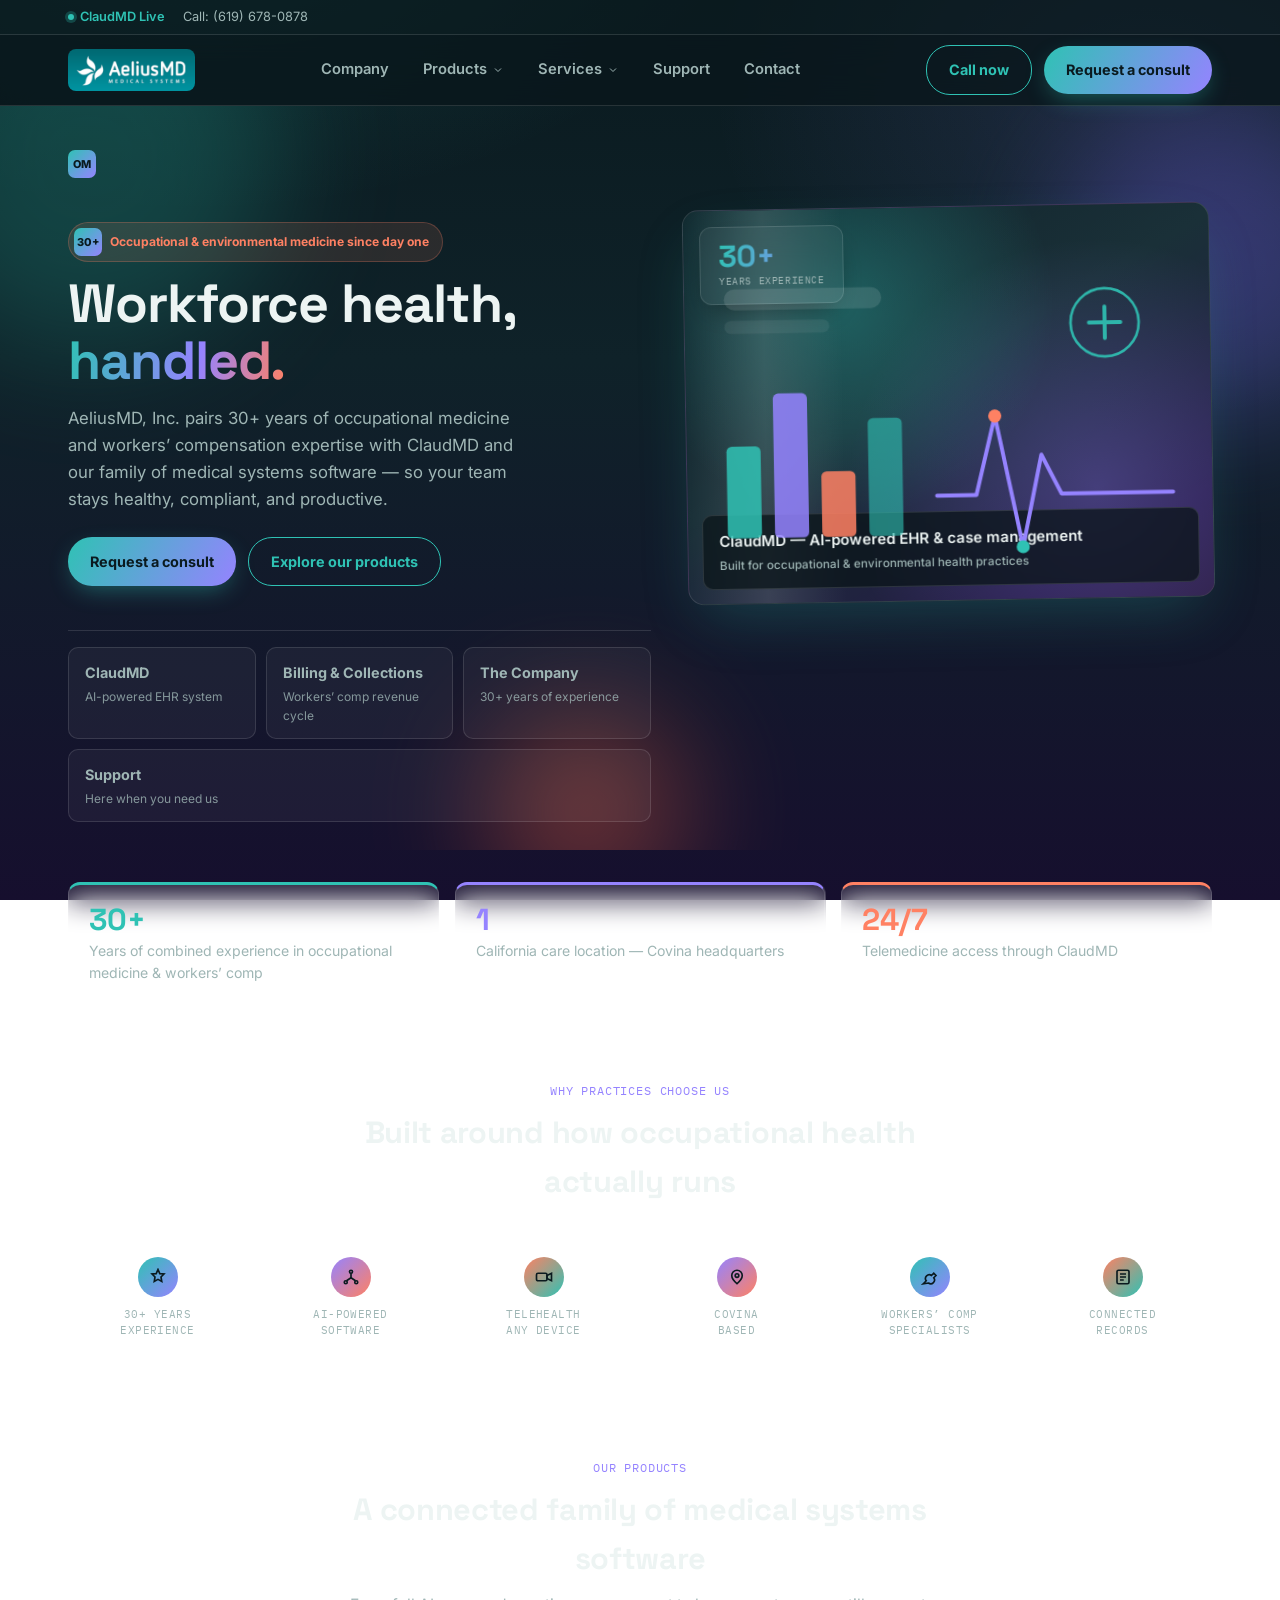
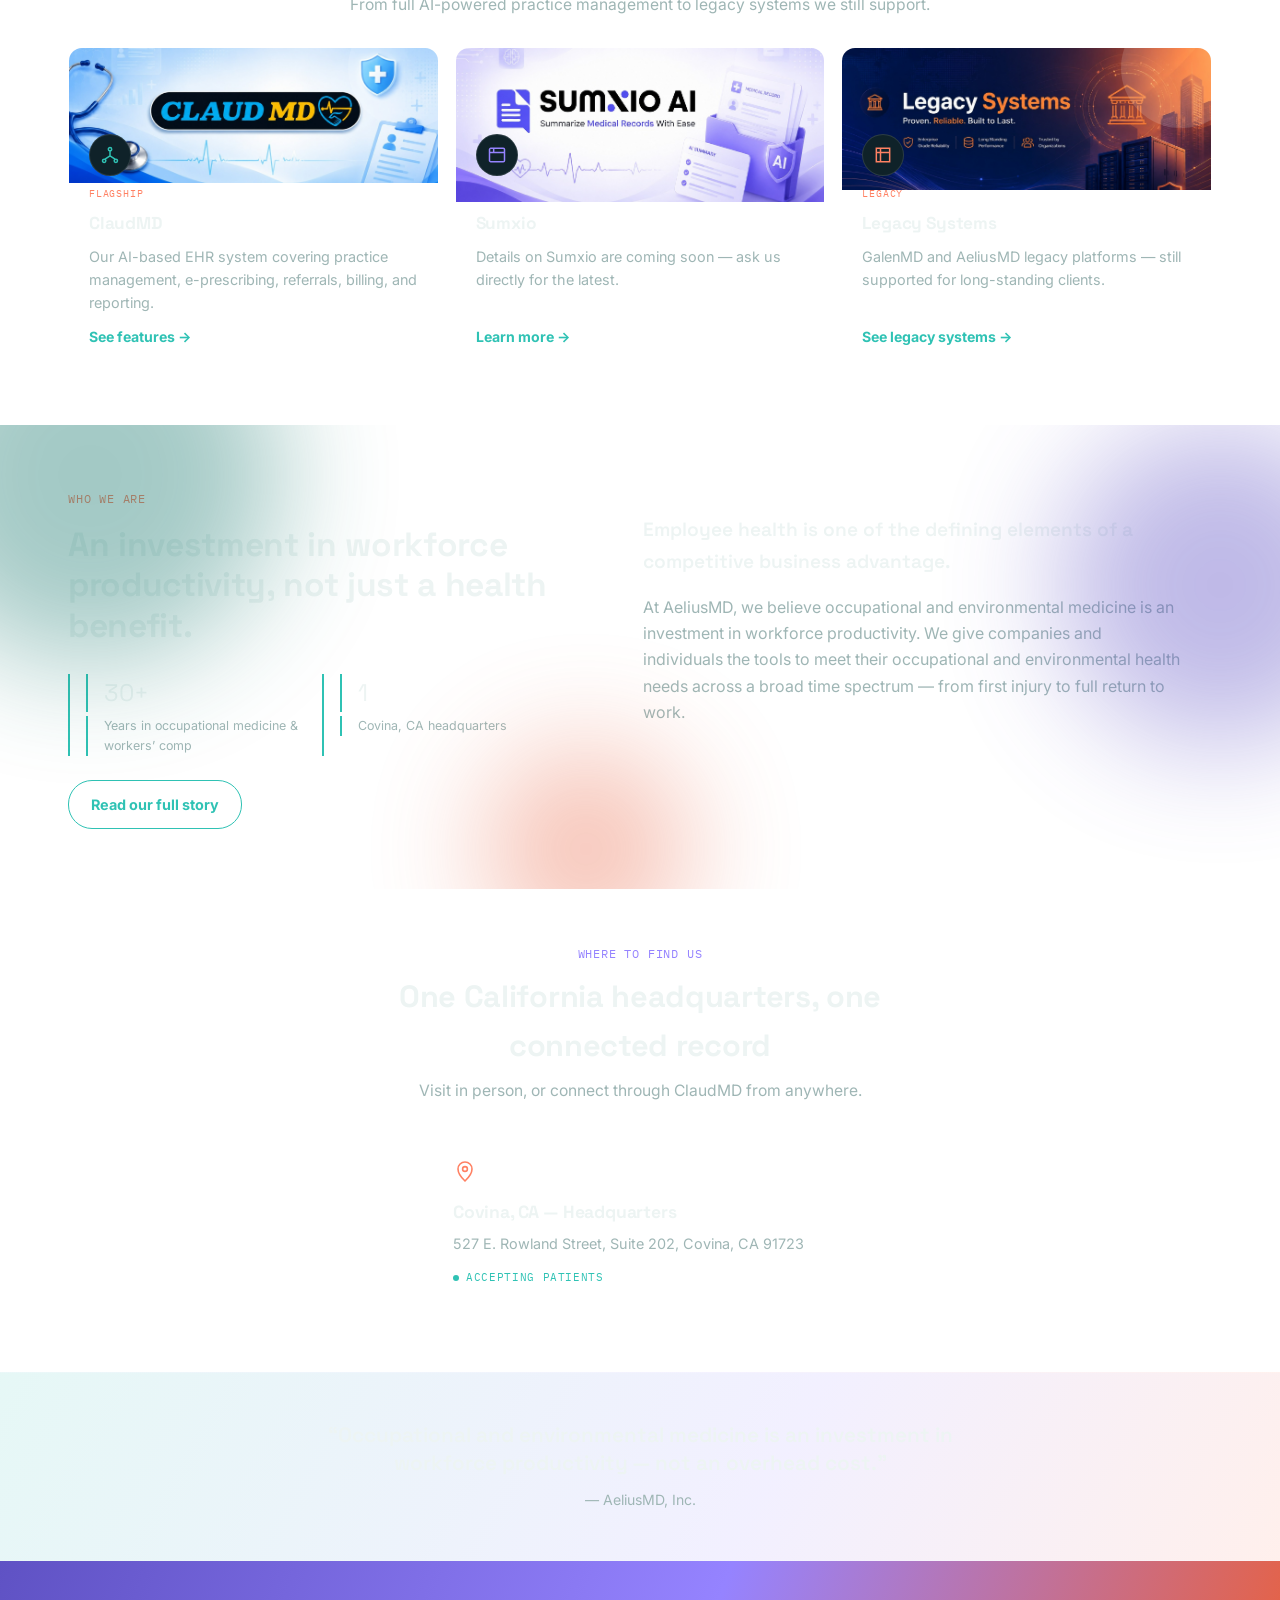
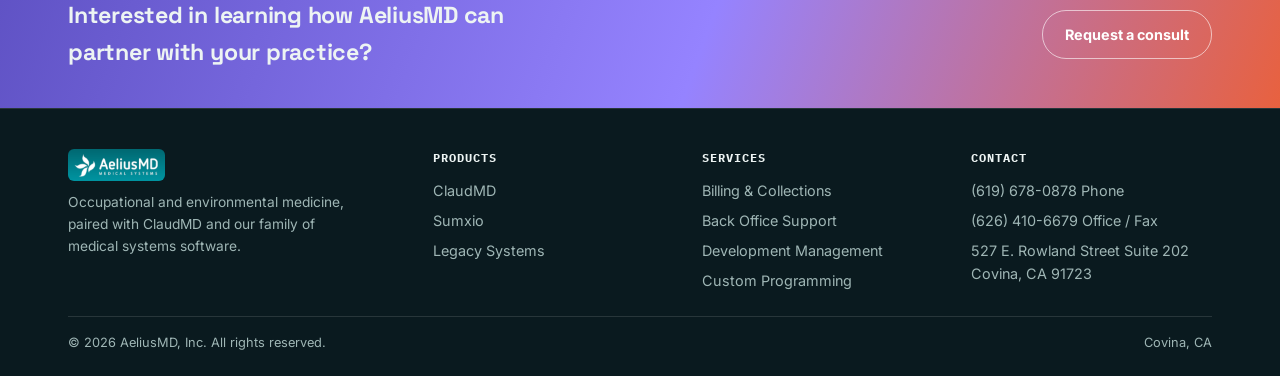
<file: index.html>
<!DOCTYPE html>
<html lang="en">
<head>
<meta charset="UTF-8">
<meta name="viewport" content="width=device-width, initial-scale=1.0">
<title>AeliusMD, Inc. — Occupational Health &amp; Medical Systems</title>
<meta name="description" content="AeliusMD, Inc. provides occupational and environmental medicine services alongside ClaudMD, Sumxio, and our legacy medical systems software.">
<link rel="preconnect" href="https://fonts.googleapis.com">
<link rel="preconnect" href="https://fonts.gstatic.com" crossorigin>
<link href="https://fonts.googleapis.com/css2?family=Space+Grotesk:wght@500;600;700&family=Inter:wght@400;500;600;700&family=IBM+Plex+Mono:wght@400;500&display=swap" rel="stylesheet">
<link rel="stylesheet" href="styles.css">
</head>
<body>
<div class="topbar">
  <div class="wrap">
    <div class="left">
      <span class="badge-live">ClaudMD Live</span>
      <a href="tel:6196780878">Call: (619) 678-0878</a>
    </div>
  </div>
</div>

<header class="main">
  <nav class="mainnav">
    <a class="logo" href="index.html"><img src="logo.png" alt="AeliusMD — Medical Systems"></a>
    <div class="navlinks">
      <div class="nav-item"><a href="company.html">Company</a></div>
      <div class="nav-item"><button>Products<svg class="chev" viewBox="0 0 24 24" fill="none" stroke="currentColor" stroke-width="2"><path d="M6 9l6 6 6-6"/></svg></button><div class="dropdown">
  <a href="products.html">All products</a>
  <a href="products-claudmd.html">ClaudMD</a>
  <a href="products-sumxio.html">Sumxio</a>
  <div class="sub-group">Legacy systems</div>
  <a href="products-legacy.html#galenmd">GalenMD</a>
  <a href="products-legacy.html#aeliusmd-legacy">AeliusMD</a>
</div></div>
      <div class="nav-item"><button>Services<svg class="chev" viewBox="0 0 24 24" fill="none" stroke="currentColor" stroke-width="2"><path d="M6 9l6 6 6-6"/></svg></button><div class="dropdown">
  <a href="services.html">All services</a>
  <a href="services.html#billing">Billing &amp; Collections</a>
  <a href="services.html#back-office">Back Office Support</a>
  <a href="services.html#dev-management">Development Management Services</a>
  <a href="services.html#custom-programming">Custom Programming</a>
</div></div>
      <div class="nav-item"><a href="support.html">Support</a></div>
      <div class="nav-item"><a href="contact.html">Contact</a></div>
    </div>
    <div class="nav-cta desktop">
      <a class="btn btn-outline" href="tel:6196780878">Call now</a>
      <a class="btn btn-primary" href="contact.html">Request a consult</a>
    </div>
    <button class="menu-toggle" aria-label="Open menu" onclick="document.getElementById('mobilePanel').classList.add('open')">&#9776;</button>
  </nav>
</header>

<div class="mobile-panel" id="mobilePanel">
  <button class="close-btn" aria-label="Close menu" onclick="document.getElementById('mobilePanel').classList.remove('open')">&times;</button>
  <nav>
    <a href="company.html" class="m-group">Company</a>
    <div class="m-group">Products</div>
    <div class="m-sub">
      <a href="products.html">All products</a>
      <a href="products-claudmd.html">ClaudMD</a>
      <a href="products-sumxio.html">Sumxio</a>
      <a href="products-legacy.html">Legacy Systems (GalenMD, AeliusMD)</a>
    </div>
    <div class="m-group">Services</div>
    <div class="m-sub">
      <a href="services.html#billing">Billing &amp; Collections</a>
      <a href="services.html#back-office">Back Office Support</a>
      <a href="services.html#dev-management">Development Management Services</a>
      <a href="services.html#custom-programming">Custom Programming</a>
    </div>
    <a href="support.html" class="m-group">Support</a>
    <a href="contact.html" class="m-group">Contact Us</a>
  </nav>
</div>
<main>

<section class="hero" id="top">
  <div class="hero-blob b1"></div>
<div class="hero-blob b2"></div>
<div class="hero-blob b3"></div>
  <div class="wrap">
    <div><span class="hero-tag">OM</span></div>
  </div>
  <div class="wrap">
    <div>
      <span class="eyebrow"><span class="hero-tag">30+</span>Occupational &amp; environmental medicine since day one</span>
      <h1>Workforce health, <span class="accent">handled.</span></h1>
      <p class="lede">AeliusMD, Inc. pairs 30+ years of occupational medicine and workers&rsquo; compensation expertise with ClaudMD and our family of medical systems software &mdash; so your team stays healthy, compliant, and productive.</p>
      <div class="hero-actions">
        <a class="btn btn-primary" href="contact.html">Request a consult</a>
        <a class="btn btn-outline" href="products.html">Explore our products</a>
      </div>
    </div>
    <div class="hero-photo">
  <div class="scanline"></div>
  <svg class="hero-illo" viewBox="0 0 400 300" xmlns="http://www.w3.org/2000/svg">
    <rect x="30" y="180" width="26" height="70" rx="4" class="bar" style="animation-delay:0s" fill="#2FC2B4" opacity="0.85"/>
    <rect x="66" y="140" width="26" height="110" rx="4" class="bar" style="animation-delay:.3s" fill="#9583FF" opacity="0.85"/>
    <rect x="102" y="200" width="26" height="50" rx="4" class="bar" style="animation-delay:.6s" fill="#FF8163" opacity="0.85"/>
    <rect x="138" y="160" width="26" height="90" rx="4" class="bar" style="animation-delay:.9s" fill="#2FC2B4" opacity="0.6"/>
    <path class="pulse-line" d="M190,220 L220,220 L235,160 L255,260 L270,190 L285,220 L370,220" fill="none" stroke="#9583FF" stroke-width="3" stroke-linecap="round" stroke-linejoin="round"/>
    <circle cx="235" cy="160" r="5" fill="#FF8163"/>
    <circle cx="255" cy="260" r="5" fill="#2FC2B4"/>
    <g opacity="0.9">
      <circle cx="320" cy="90" r="26" fill="none" stroke="#2FC2B4" stroke-width="2"/>
      <path d="M320 78 v24 M308 90 h24" stroke="#2FC2B4" stroke-width="3" stroke-linecap="round"/>
    </g>
    <g opacity="0.8">
      <rect x="30" y="60" width="120" height="16" rx="8" fill="rgba(255,255,255,0.14)"/>
      <rect x="30" y="84" width="80" height="10" rx="5" fill="rgba(255,255,255,0.08)"/>
    </g>
  </svg>
  <div class="hero-stat-card glass">
    <div class="big">30+</div>
    <div class="cap">Years experience</div>
  </div>
  <div class="hero-chip">
    ClaudMD &mdash; AI-powered EHR &amp; case management
    <span>Built for occupational &amp; environmental health practices</span>
  </div>
</div>
  </div>
  <div class="wrap">
    <div class="quickrow">
      <a class="pill" href="products-claudmd.html">ClaudMD<span>AI-powered EHR system</span></a>
      <a class="pill" href="services.html#billing">Billing &amp; Collections<span>Workers&rsquo; comp revenue cycle</span></a>
      <a class="pill" href="company.html">The Company<span>30+ years of experience</span></a>
      <a class="pill" href="support.html">Support<span>Here when you need us</span></a>
    </div>
  </div>
</section>

<section class="stats">
  <div class="wrap">
    <div class="stat-card glass">
      <div class="num">30+</div>
      <div class="label">Years of combined experience in occupational medicine &amp; workers&rsquo; comp</div>
    </div>
    <div class="stat-card glass">
      <div class="num">1</div>
      <div class="label">California care location &mdash; Covina headquarters</div>
    </div>
    <div class="stat-card glass">
      <div class="num">24/7</div>
      <div class="label">Telemedicine access through ClaudMD</div>
    </div>
  </div>
</section>

<section class="trustgrid">
  <div class="wrap">
    <div class="section-head">
      <span class="mono">Why practices choose us</span>
      <h2>Built around how occupational health actually runs</h2>
    </div>
    <div class="tg-row">
      <div class="tg-item"><div class="tg-icon"><svg width="18" height="18" viewBox="0 0 24 24" fill="none" stroke="#0A1A1F" stroke-width="2.2"><path d="M12 2l2.4 5.5L20 8l-4 4 1 6-5-2.8L7 18l1-6-4-4 5.6-.5z"/></svg></div><div class="tg-label">30+ Years<br>Experience</div></div>
      <div class="tg-item"><div class="tg-icon"><svg width="18" height="18" viewBox="0 0 24 24" fill="none" stroke="#0A1A1F" stroke-width="2.2"><circle cx="12" cy="5" r="2"/><circle cx="5" cy="19" r="2"/><circle cx="19" cy="19" r="2"/><path d="M12 7v6M12 13l-6 4M12 13l6 4"/></svg></div><div class="tg-label">AI-Powered<br>Software</div></div>
      <div class="tg-item"><div class="tg-icon"><svg width="18" height="18" viewBox="0 0 24 24" fill="none" stroke="#0A1A1F" stroke-width="2.2"><rect x="2" y="7" width="14" height="10" rx="2"/><path d="M16 10l6-3v10l-6-3z"/></svg></div><div class="tg-label">Telehealth<br>Any Device</div></div>
      <div class="tg-item"><div class="tg-icon"><svg width="18" height="18" viewBox="0 0 24 24" fill="none" stroke="#0A1A1F" stroke-width="2.2"><path d="M12 21s-7-6.2-7-11a7 7 0 0114 0c0 4.8-7 11-7 11z"/><circle cx="12" cy="10" r="2.4"/></svg></div><div class="tg-label">Covina<br>Based</div></div>
      <div class="tg-item"><div class="tg-icon"><svg width="18" height="18" viewBox="0 0 24 24" fill="none" stroke="#0A1A1F" stroke-width="2.2"><path d="M3 21l4-4a5 5 0 017-7l3-3 3 3-3 3a5 5 0 01-7 7z"/></svg></div><div class="tg-label">Workers&rsquo; Comp<br>Specialists</div></div>
      <div class="tg-item"><div class="tg-icon"><svg width="18" height="18" viewBox="0 0 24 24" fill="none" stroke="#0A1A1F" stroke-width="2.2"><rect x="4" y="3" width="16" height="18" rx="2"/><path d="M8 8h8M8 12h8M8 16h5"/></svg></div><div class="tg-label">Connected<br>Records</div></div>
    </div>
  </div>
</section>

<section class="section" id="products-preview">
  <div class="wrap">
    <div class="section-head">
      <span class="mono">Our products</span>
      <h2>A connected family of medical systems software</h2>
      <p>From full AI-powered practice management to legacy systems we still support.</p>
    </div>
    <div class="services-grid">
      <div class="service-card">
        <div class="service-photo"><img src="images/claud_cover.jpeg" alt="ClaudMD"><div class="service-icon"><svg viewBox="0 0 24 24" fill="none" stroke="#2FC2B4" stroke-width="1.8"><circle cx="12" cy="5" r="2"/><circle cx="5" cy="19" r="2"/><circle cx="19" cy="19" r="2"/><path d="M12 7v6M12 13l-6 4M12 13l6 4"/></svg></div></div>
        <div class="service-body">
          <span class="tag">Flagship</span>
          <h3>ClaudMD</h3>
          <p>Our AI-based EHR system covering practice management, e-prescribing, referrals, billing, and reporting.</p>
          <a class="service-link" href="products-claudmd.html">See features &rarr;</a>
        </div>
      </div>
      <div class="service-card">
        <div class="service-photo p2"><img src="images/sumxio_cover.jpeg" alt="Sumxio"><div class="service-icon"><svg viewBox="0 0 24 24" fill="none" stroke="#9583FF" stroke-width="1.8"><rect x="3" y="4" width="18" height="16" rx="1.5"/><path d="M3 9h18M8 4v5"/></svg></div></div>
        <div class="service-body">
          <span class="tag">Product</span>
          <h3>Sumxio</h3>
          <p>Details on Sumxio are coming soon &mdash; ask us directly for the latest.</p>
          <a class="service-link" href="products-sumxio.html">Learn more &rarr;</a>
        </div>
      </div>
      <div class="service-card">
        <div class="service-photo p3"><img src="images/legacy_cover.jpeg" alt="Legacy Systems"><div class="service-icon"><svg viewBox="0 0 24 24" fill="none" stroke="#FF8163" stroke-width="1.8"><path d="M4 4h16v16H4z"/><path d="M4 9h16M9 4v16"/></svg></div></div>
        <div class="service-body">
          <span class="tag">Legacy</span>
          <h3>Legacy Systems</h3>
          <p>GalenMD and AeliusMD legacy platforms &mdash; still supported for long-standing clients.</p>
          <a class="service-link" href="products-legacy.html">See legacy systems &rarr;</a>
        </div>
      </div>
    </div>
  </div>
</section>

<section class="about-band">
  <div class="hero-blob b1"></div>
<div class="hero-blob b2"></div>
<div class="hero-blob b3"></div>
  <div class="wrap about-grid">
    <div>
      <span class="mono">Who we are</span>
      <h2>An investment in workforce productivity, not just a health benefit.</h2>
      <div class="credentials">
        <div><div class="num">30+</div><div class="lbl">Years in occupational medicine &amp; workers&rsquo; comp</div></div>
        <div><div class="num">1</div><div class="lbl">Covina, CA headquarters</div></div>
      </div>
      <p style="margin-top:24px;"><a href="company.html" class="btn btn-outline">Read our full story</a></p>
    </div>
    <div class="about-copy">
      <p>Employee health is one of the defining elements of a competitive business advantage.</p>
      <p>At AeliusMD, we believe occupational and environmental medicine is an investment in workforce productivity. We give companies and individuals the tools to meet their occupational and environmental health needs across a broad time spectrum &mdash; from first injury to full return to work.</p>
    </div>
  </div>
</section>

<section class="section" id="locations">
  <div class="wrap">
    <div class="section-head">
      <span class="mono">Where to find us</span>
      <h2>One California headquarters, one connected record</h2>
      <p>Visit in person, or connect through ClaudMD from anywhere.</p>
    </div>
    <div class="locations-grid" style="grid-template-columns:minmax(0,420px);justify-content:center;">
      <div class="loc-card">
        <div class="pin"><svg viewBox="0 0 24 24" fill="none" stroke="currentColor" stroke-width="1.6"><path d="M12 21s7-6.5 7-12a7 7 0 10-14 0c0 5.5 7 12 7 12z"/><circle cx="12" cy="9" r="2.4"/></svg></div>
        <h3>Covina, CA &mdash; Headquarters</h3>
        <p>527 E. Rowland Street, Suite 202, Covina, CA 91723</p>
        <span class="status">Accepting patients</span>
      </div>
    </div>
  </div>
</section>

<section class="mission">
  <div class="wrap">
    <blockquote>&ldquo;Occupational and environmental medicine is an investment in workforce productivity &mdash; not an overhead cost.&rdquo;</blockquote>
    <cite>&mdash; AeliusMD, Inc.</cite>
  </div>
</section>

<section class="ctaband" id="contact-cta">
  <div class="wrap">
    <h3>Interested in learning how AeliusMD can partner with your practice?</h3>
    <a class="btn btn-outline" href="contact.html">Request a consult</a>
  </div>
</section>

</main>
<footer>
  <div class="wrap">
    <div class="foot-grid">
      <div>
        <div class="foot-logo"><img src="logo.png" alt="AeliusMD — Medical Systems"></div>
        <p class="small">Occupational and environmental medicine, paired with ClaudMD and our family of medical systems software.</p>
      </div>
      <div>
        <h5>Products</h5>
        <ul>
          <li><a href="products-claudmd.html">ClaudMD</a></li>
          <li><a href="products-sumxio.html">Sumxio</a></li>
          <li><a href="products-legacy.html">Legacy Systems</a></li>
        </ul>
      </div>
      <div>
        <h5>Services</h5>
        <ul>
          <li><a href="services.html#billing">Billing &amp; Collections</a></li>
          <li><a href="services.html#back-office">Back Office Support</a></li>
          <li><a href="services.html#dev-management">Development Management</a></li>
          <li><a href="services.html#custom-programming">Custom Programming</a></li>
        </ul>
      </div>
      <div>
        <h5>Contact</h5>
        <ul>
          <li>(619) 678-0878 Phone</li>
          <li>(626) 410-6679 Office / Fax</li>
          <li>527 E. Rowland Street Suite 202<br>Covina, CA 91723</li>
        </ul>
      </div>
    </div>
    <div class="foot-bottom">
      <span>&copy; 2026 AeliusMD, Inc. All rights reserved.</span>
      <span>Covina, CA</span>
    </div>
  </div>
</footer>
<script>
  function handleSubmit(e){
    e.preventDefault();
    alert('Form submitted (demo only). Connect this form to Formspree, Netlify Forms, or your own backend to receive messages.');
    return false;
  }
</script>
</body>
</html>
</file>
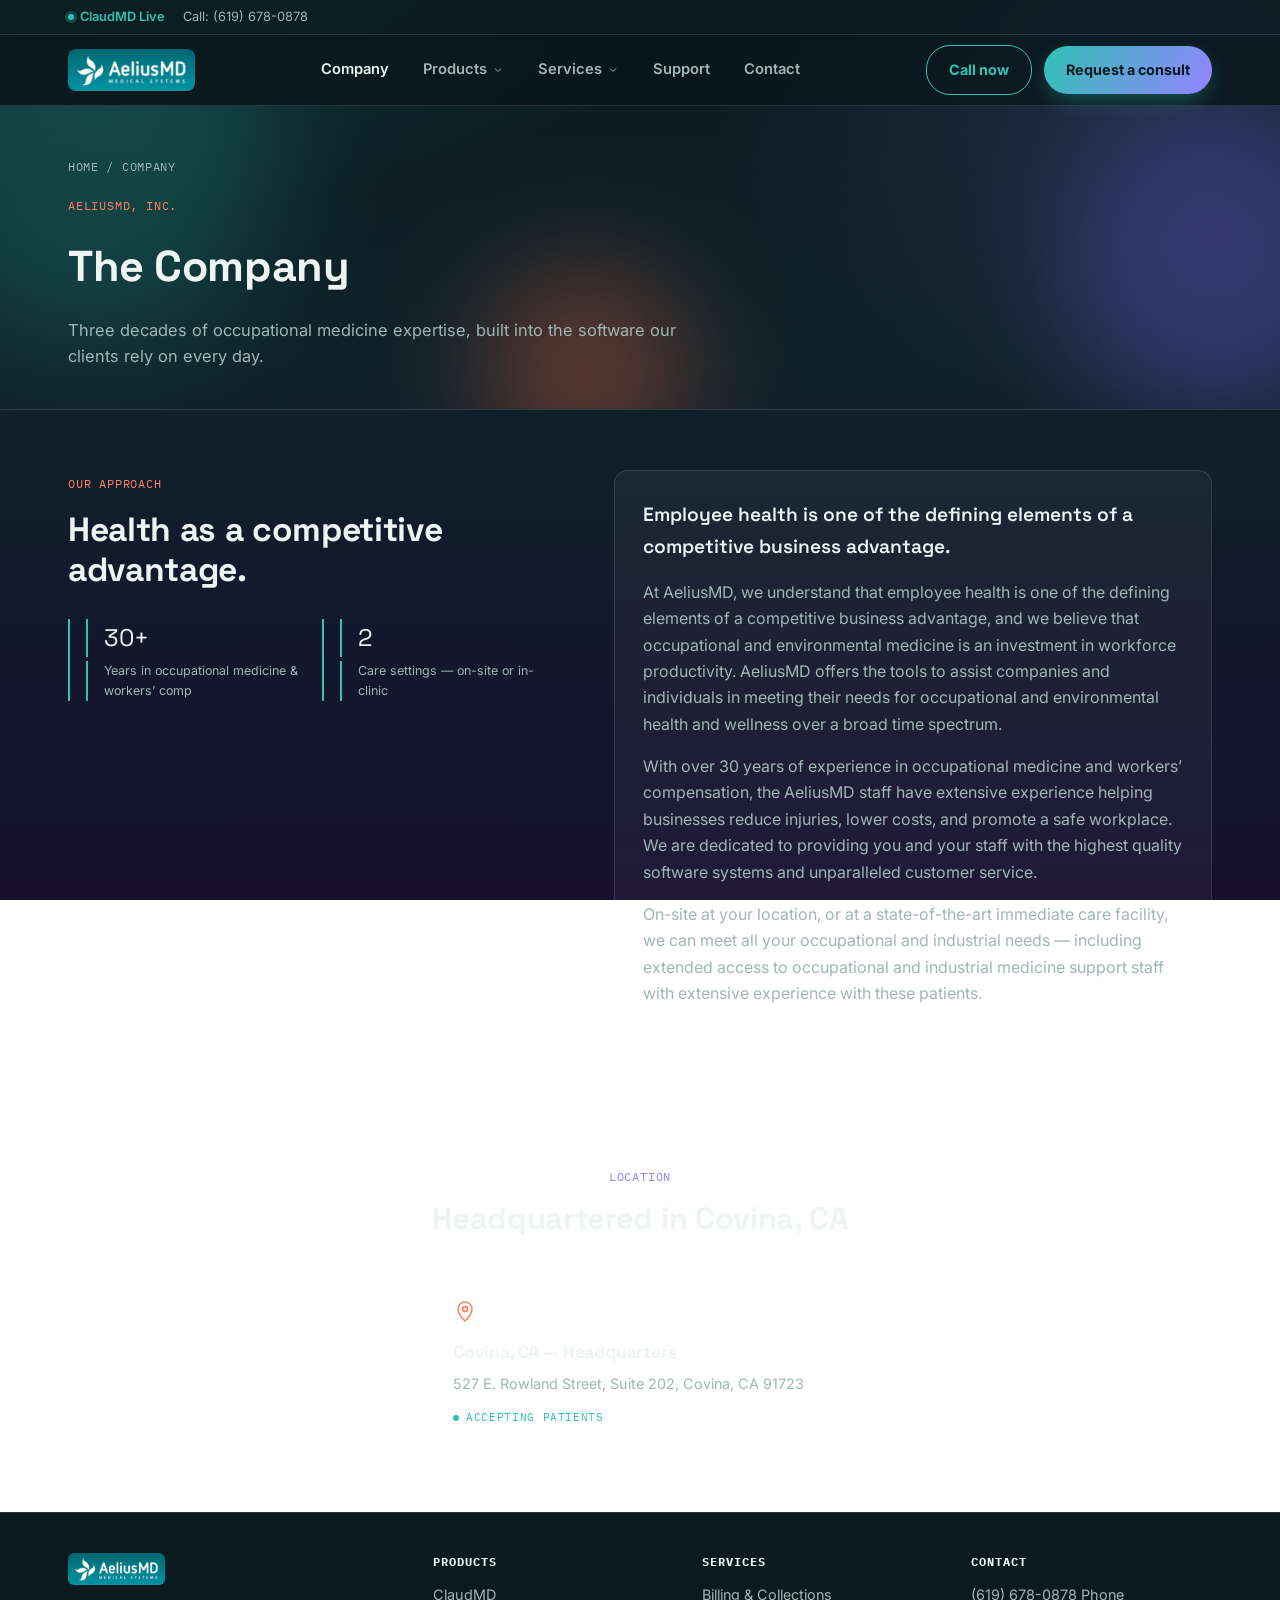
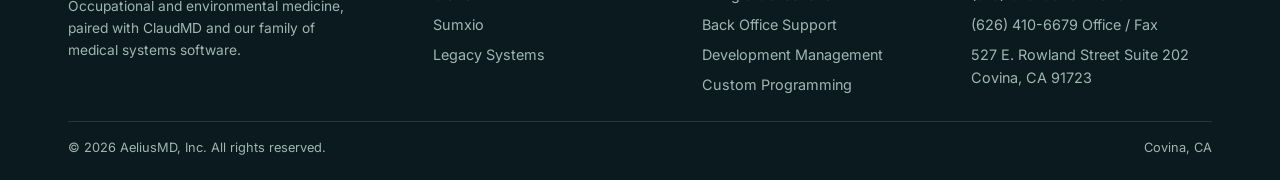
<file: company.html>
<!DOCTYPE html>
<html lang="en">
<head>
<meta charset="UTF-8">
<meta name="viewport" content="width=device-width, initial-scale=1.0">
<title>The Company — AeliusMD, Inc.</title>
<meta name="description" content="Learn about AeliusMD, Inc. — 30+ years of occupational medicine and workers' compensation expertise.">
<link rel="preconnect" href="https://fonts.googleapis.com">
<link rel="preconnect" href="https://fonts.gstatic.com" crossorigin>
<link href="https://fonts.googleapis.com/css2?family=Space+Grotesk:wght@500;600;700&family=Inter:wght@400;500;600;700&family=IBM+Plex+Mono:wght@400;500&display=swap" rel="stylesheet">
<link rel="stylesheet" href="styles.css">
</head>
<body>
<div class="topbar">
  <div class="wrap">
    <div class="left">
      <span class="badge-live">ClaudMD Live</span>
      <a href="tel:6196780878">Call: (619) 678-0878</a>
    </div>
  </div>
</div>

<header class="main">
  <nav class="mainnav">
    <a class="logo" href="index.html"><img src="logo.png" alt="AeliusMD — Medical Systems"></a>
    <div class="navlinks">
      <div class="nav-item"><a href="company.html" style="color:var(--text);">Company</a></div>
      <div class="nav-item"><button>Products<svg class="chev" viewBox="0 0 24 24" fill="none" stroke="currentColor" stroke-width="2"><path d="M6 9l6 6 6-6"/></svg></button><div class="dropdown">
  <a href="products.html">All products</a>
  <a href="products-claudmd.html">ClaudMD</a>
  <a href="products-sumxio.html">Sumxio</a>
  <div class="sub-group">Legacy systems</div>
  <a href="products-legacy.html#galenmd">GalenMD</a>
  <a href="products-legacy.html#aeliusmd-legacy">AeliusMD</a>
</div></div>
      <div class="nav-item"><button>Services<svg class="chev" viewBox="0 0 24 24" fill="none" stroke="currentColor" stroke-width="2"><path d="M6 9l6 6 6-6"/></svg></button><div class="dropdown">
  <a href="services.html">All services</a>
  <a href="services.html#billing">Billing &amp; Collections</a>
  <a href="services.html#back-office">Back Office Support</a>
  <a href="services.html#dev-management">Development Management Services</a>
  <a href="services.html#custom-programming">Custom Programming</a>
</div></div>
      <div class="nav-item"><a href="support.html">Support</a></div>
      <div class="nav-item"><a href="contact.html">Contact</a></div>
    </div>
    <div class="nav-cta desktop">
      <a class="btn btn-outline" href="tel:6196780878">Call now</a>
      <a class="btn btn-primary" href="contact.html">Request a consult</a>
    </div>
    <button class="menu-toggle" aria-label="Open menu" onclick="document.getElementById('mobilePanel').classList.add('open')">&#9776;</button>
  </nav>
</header>

<div class="mobile-panel" id="mobilePanel">
  <button class="close-btn" aria-label="Close menu" onclick="document.getElementById('mobilePanel').classList.remove('open')">&times;</button>
  <nav>
    <a href="company.html" class="m-group">Company</a>
    <div class="m-group">Products</div>
    <div class="m-sub">
      <a href="products.html">All products</a>
      <a href="products-claudmd.html">ClaudMD</a>
      <a href="products-sumxio.html">Sumxio</a>
      <a href="products-legacy.html">Legacy Systems (GalenMD, AeliusMD)</a>
    </div>
    <div class="m-group">Services</div>
    <div class="m-sub">
      <a href="services.html#billing">Billing &amp; Collections</a>
      <a href="services.html#back-office">Back Office Support</a>
      <a href="services.html#dev-management">Development Management Services</a>
      <a href="services.html#custom-programming">Custom Programming</a>
    </div>
    <a href="support.html" class="m-group">Support</a>
    <a href="contact.html" class="m-group">Contact Us</a>
  </nav>
</div>
<main>

<section class="page-hero">
  <div class="hero-blob b1"></div>
<div class="hero-blob b2"></div>
<div class="hero-blob b3"></div>
  <div class="wrap" style="position:relative;z-index:1;">
    <div class="breadcrumb"><a href="index.html">Home</a> / Company</div>
    <span class="mono" style="color:var(--coral);">AeliusMD, Inc.</span>
    <h1>The Company</h1>
    <p>Three decades of occupational medicine expertise, built into the software our clients rely on every day.</p>
  </div>
</section>

<section class="about-band">
  <div class="wrap about-grid">
    <div>
      <span class="mono">Our approach</span>
      <h2>Health as a competitive advantage.</h2>
      <div class="credentials">
        <div><div class="num">30+</div><div class="lbl">Years in occupational medicine &amp; workers&rsquo; comp</div></div>
        <div><div class="num">2</div><div class="lbl">Care settings &mdash; on-site or in-clinic</div></div>
      </div>
    </div>
    <div class="about-copy">
      <p>Employee health is one of the defining elements of a competitive business advantage.</p>
      <p>At AeliusMD, we understand that employee health is one of the defining elements of a competitive business advantage, and we believe that occupational and environmental medicine is an investment in workforce productivity. AeliusMD offers the tools to assist companies and individuals in meeting their needs for occupational and environmental health and wellness over a broad time spectrum.</p>
      <p>With over 30 years of experience in occupational medicine and workers&rsquo; compensation, the AeliusMD staff have extensive experience helping businesses reduce injuries, lower costs, and promote a safe workplace. We are dedicated to providing you and your staff with the highest quality software systems and unparalleled customer service.</p>
      <p>On-site at your location, or at a state-of-the-art immediate care facility, we can meet all your occupational and industrial needs &mdash; including extended access to occupational and industrial medicine support staff with extensive experience with these patients.</p>
    </div>
  </div>
</section>

<section class="section" id="locations">
  <div class="wrap">
    <div class="section-head">
      <span class="mono">Location</span>
      <h2>Headquartered in Covina, CA</h2>
    </div>
    <div class="locations-grid" style="grid-template-columns:minmax(0,420px);justify-content:center;">
      <div class="loc-card">
        <div class="pin"><svg viewBox="0 0 24 24" fill="none" stroke="currentColor" stroke-width="1.6"><path d="M12 21s7-6.5 7-12a7 7 0 10-14 0c0 5.5 7 12 7 12z"/><circle cx="12" cy="9" r="2.4"/></svg></div>
        <h3>Covina, CA &mdash; Headquarters</h3>
        <p>527 E. Rowland Street, Suite 202, Covina, CA 91723</p>
        <span class="status">Accepting patients</span>
      </div>
    </div>
  </div>
</section>

</main>
<footer>
  <div class="wrap">
    <div class="foot-grid">
      <div>
        <div class="foot-logo"><img src="logo.png" alt="AeliusMD — Medical Systems"></div>
        <p class="small">Occupational and environmental medicine, paired with ClaudMD and our family of medical systems software.</p>
      </div>
      <div>
        <h5>Products</h5>
        <ul>
          <li><a href="products-claudmd.html">ClaudMD</a></li>
          <li><a href="products-sumxio.html">Sumxio</a></li>
          <li><a href="products-legacy.html">Legacy Systems</a></li>
        </ul>
      </div>
      <div>
        <h5>Services</h5>
        <ul>
          <li><a href="services.html#billing">Billing &amp; Collections</a></li>
          <li><a href="services.html#back-office">Back Office Support</a></li>
          <li><a href="services.html#dev-management">Development Management</a></li>
          <li><a href="services.html#custom-programming">Custom Programming</a></li>
        </ul>
      </div>
      <div>
        <h5>Contact</h5>
        <ul>
          <li>(619) 678-0878 Phone</li>
          <li>(626) 410-6679 Office / Fax</li>
          <li>527 E. Rowland Street Suite 202<br>Covina, CA 91723</li>
        </ul>
      </div>
    </div>
    <div class="foot-bottom">
      <span>&copy; 2026 AeliusMD, Inc. All rights reserved.</span>
      <span>Covina, CA</span>
    </div>
  </div>
</footer>
<script>
  function handleSubmit(e){
    e.preventDefault();
    alert('Form submitted (demo only). Connect this form to Formspree, Netlify Forms, or your own backend to receive messages.');
    return false;
  }
</script>
</body>
</html>
</file>
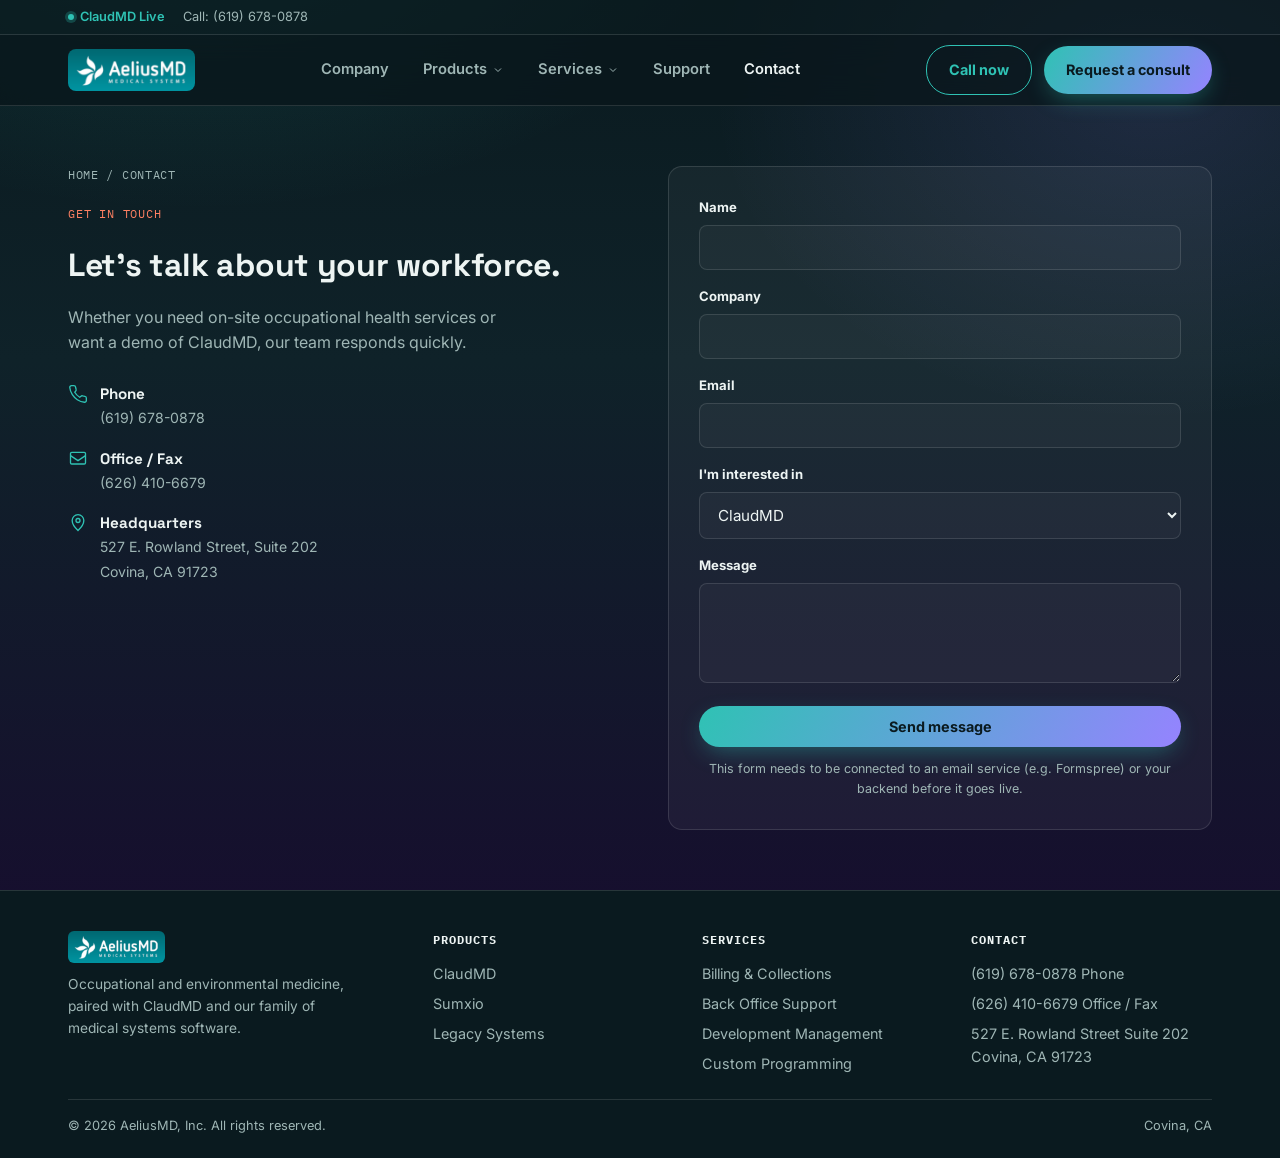
<file: contact.html>
<!DOCTYPE html>
<html lang="en">
<head>
<meta charset="UTF-8">
<meta name="viewport" content="width=device-width, initial-scale=1.0">
<title>Contact Us — AeliusMD, Inc.</title>
<meta name="description" content="Contact AeliusMD, Inc. — phone, office, and headquarters location in Covina, CA.">
<link rel="preconnect" href="https://fonts.googleapis.com">
<link rel="preconnect" href="https://fonts.gstatic.com" crossorigin>
<link href="https://fonts.googleapis.com/css2?family=Space+Grotesk:wght@500;600;700&family=Inter:wght@400;500;600;700&family=IBM+Plex+Mono:wght@400;500&display=swap" rel="stylesheet">
<link rel="stylesheet" href="styles.css">
</head>
<body>
<div class="topbar">
  <div class="wrap">
    <div class="left">
      <span class="badge-live">ClaudMD Live</span>
      <a href="tel:6196780878">Call: (619) 678-0878</a>
    </div>
  </div>
</div>

<header class="main">
  <nav class="mainnav">
    <a class="logo" href="index.html"><img src="logo.png" alt="AeliusMD — Medical Systems"></a>
    <div class="navlinks">
      <div class="nav-item"><a href="company.html">Company</a></div>
      <div class="nav-item"><button>Products<svg class="chev" viewBox="0 0 24 24" fill="none" stroke="currentColor" stroke-width="2"><path d="M6 9l6 6 6-6"/></svg></button><div class="dropdown">
  <a href="products.html">All products</a>
  <a href="products-claudmd.html">ClaudMD</a>
  <a href="products-sumxio.html">Sumxio</a>
  <div class="sub-group">Legacy systems</div>
  <a href="products-legacy.html#galenmd">GalenMD</a>
  <a href="products-legacy.html#aeliusmd-legacy">AeliusMD</a>
</div></div>
      <div class="nav-item"><button>Services<svg class="chev" viewBox="0 0 24 24" fill="none" stroke="currentColor" stroke-width="2"><path d="M6 9l6 6 6-6"/></svg></button><div class="dropdown">
  <a href="services.html">All services</a>
  <a href="services.html#billing">Billing &amp; Collections</a>
  <a href="services.html#back-office">Back Office Support</a>
  <a href="services.html#dev-management">Development Management Services</a>
  <a href="services.html#custom-programming">Custom Programming</a>
</div></div>
      <div class="nav-item"><a href="support.html">Support</a></div>
      <div class="nav-item"><a href="contact.html" style="color:var(--text);">Contact</a></div>
    </div>
    <div class="nav-cta desktop">
      <a class="btn btn-outline" href="tel:6196780878">Call now</a>
      <a class="btn btn-primary" href="contact.html">Request a consult</a>
    </div>
    <button class="menu-toggle" aria-label="Open menu" onclick="document.getElementById('mobilePanel').classList.add('open')">&#9776;</button>
  </nav>
</header>

<div class="mobile-panel" id="mobilePanel">
  <button class="close-btn" aria-label="Close menu" onclick="document.getElementById('mobilePanel').classList.remove('open')">&times;</button>
  <nav>
    <a href="company.html" class="m-group">Company</a>
    <div class="m-group">Products</div>
    <div class="m-sub">
      <a href="products.html">All products</a>
      <a href="products-claudmd.html">ClaudMD</a>
      <a href="products-sumxio.html">Sumxio</a>
      <a href="products-legacy.html">Legacy Systems (GalenMD, AeliusMD)</a>
    </div>
    <div class="m-group">Services</div>
    <div class="m-sub">
      <a href="services.html#billing">Billing &amp; Collections</a>
      <a href="services.html#back-office">Back Office Support</a>
      <a href="services.html#dev-management">Development Management Services</a>
      <a href="services.html#custom-programming">Custom Programming</a>
    </div>
    <a href="support.html" class="m-group">Support</a>
    <a href="contact.html" class="m-group">Contact Us</a>
  </nav>
</div>
<main>

<section class="contact-section">
  <div class="wrap contact-grid">
    <div class="contact-info">
      <div class="breadcrumb"><a href="index.html">Home</a> / Contact</div>
      <span class="mono" style="color:var(--coral);">Get in touch</span>
      <h2>Let's talk about your workforce.</h2>
      <p>Whether you need on-site occupational health services or want a demo of ClaudMD, our team responds quickly.</p>
      <ul class="contact-list">
        <li>
          <svg viewBox="0 0 24 24" fill="none" stroke="currentColor" stroke-width="1.6"><path d="M22 16.92v3a2 2 0 01-2.18 2 19.8 19.8 0 01-8.63-3.07 19.5 19.5 0 01-6-6 19.8 19.8 0 01-3.07-8.67A2 2 0 014.11 2h3a2 2 0 012 1.72c.12.9.33 1.79.63 2.65a2 2 0 01-.45 2.11L8.09 9.91a16 16 0 006 6l1.43-1.2a2 2 0 012.11-.45c.86.3 1.75.51 2.65.63A2 2 0 0122 16.92z"/></svg>
          <div><strong>Phone</strong><span class="sub">(619) 678-0878</span></div>
        </li>
        <li>
          <svg viewBox="0 0 24 24" fill="none" stroke="currentColor" stroke-width="1.6"><rect x="3" y="4" width="18" height="14" rx="1.5"/><path d="M3 8l9 6 9-6"/></svg>
          <div><strong>Office / Fax</strong><span class="sub">(626) 410-6679</span></div>
        </li>
        <li>
          <svg viewBox="0 0 24 24" fill="none" stroke="currentColor" stroke-width="1.6"><path d="M12 21s7-6.5 7-12a7 7 0 10-14 0c0 5.5 7 12 7 12z"/><circle cx="12" cy="9" r="2.4"/></svg>
          <div><strong>Headquarters</strong><span class="sub">527 E. Rowland Street, Suite 202<br>Covina, CA 91723</span></div>
        </li>
      </ul>
    </div>
    <form class="contact-form" onsubmit="return handleSubmit(event)">
      <div class="field">
        <label for="name">Name</label>
        <input type="text" id="name" name="name" required>
      </div>
      <div class="field">
        <label for="company">Company</label>
        <input type="text" id="company" name="company">
      </div>
      <div class="field">
        <label for="email">Email</label>
        <input type="email" id="email" name="email" required>
      </div>
      <div class="field">
        <label for="interest">I'm interested in</label>
        <select id="interest" name="interest">
          <option>ClaudMD</option>
          <option>Sumxio</option>
          <option>Legacy systems (GalenMD / AeliusMD)</option>
          <option>Billing &amp; Collections</option>
          <option>Back Office Support</option>
          <option>Development Management Services</option>
          <option>Custom Programming</option>
          <option>General inquiry</option>
        </select>
      </div>
      <div class="field">
        <label for="message">Message</label>
        <textarea id="message" name="message"></textarea>
      </div>
      <button type="submit" class="btn btn-primary">Send message</button>
      <p class="form-note">This form needs to be connected to an email service (e.g. Formspree) or your backend before it goes live.</p>
    </form>
  </div>
</section>

</main>
<footer>
  <div class="wrap">
    <div class="foot-grid">
      <div>
        <div class="foot-logo"><img src="logo.png" alt="AeliusMD — Medical Systems"></div>
        <p class="small">Occupational and environmental medicine, paired with ClaudMD and our family of medical systems software.</p>
      </div>
      <div>
        <h5>Products</h5>
        <ul>
          <li><a href="products-claudmd.html">ClaudMD</a></li>
          <li><a href="products-sumxio.html">Sumxio</a></li>
          <li><a href="products-legacy.html">Legacy Systems</a></li>
        </ul>
      </div>
      <div>
        <h5>Services</h5>
        <ul>
          <li><a href="services.html#billing">Billing &amp; Collections</a></li>
          <li><a href="services.html#back-office">Back Office Support</a></li>
          <li><a href="services.html#dev-management">Development Management</a></li>
          <li><a href="services.html#custom-programming">Custom Programming</a></li>
        </ul>
      </div>
      <div>
        <h5>Contact</h5>
        <ul>
          <li>(619) 678-0878 Phone</li>
          <li>(626) 410-6679 Office / Fax</li>
          <li>527 E. Rowland Street Suite 202<br>Covina, CA 91723</li>
        </ul>
      </div>
    </div>
    <div class="foot-bottom">
      <span>&copy; 2026 AeliusMD, Inc. All rights reserved.</span>
      <span>Covina, CA</span>
    </div>
  </div>
</footer>
<script>
  function handleSubmit(e){
    e.preventDefault();
    alert('Form submitted (demo only). Connect this form to Formspree, Netlify Forms, or your own backend to receive messages.');
    return false;
  }
</script>
</body>
</html>
</file>
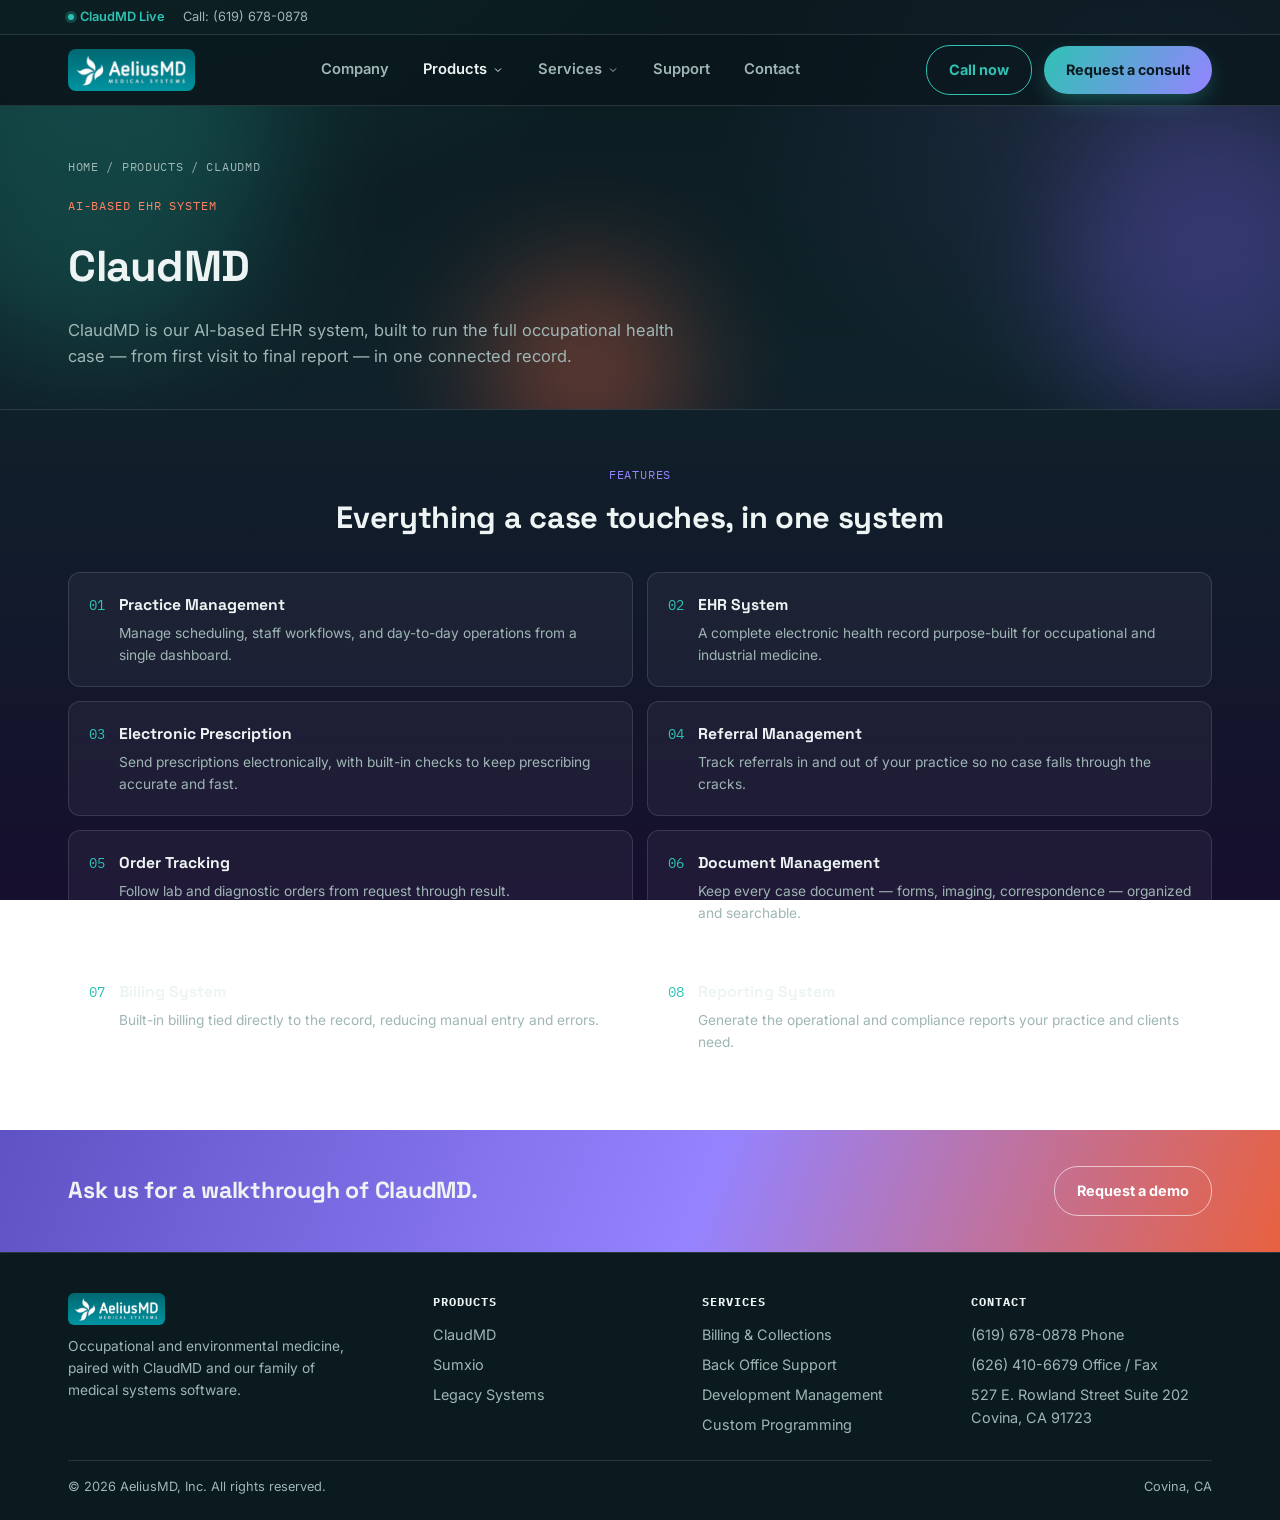
<file: products-claudmd.html>
<!DOCTYPE html>
<html lang="en">
<head>
<meta charset="UTF-8">
<meta name="viewport" content="width=device-width, initial-scale=1.0">
<title>ClaudMD — AI-Based EHR System | AeliusMD, Inc.</title>
<meta name="description" content="ClaudMD is AeliusMD's AI-based EHR system covering practice management, e-prescribing, referrals, billing, and reporting.">
<link rel="preconnect" href="https://fonts.googleapis.com">
<link rel="preconnect" href="https://fonts.gstatic.com" crossorigin>
<link href="https://fonts.googleapis.com/css2?family=Space+Grotesk:wght@500;600;700&family=Inter:wght@400;500;600;700&family=IBM+Plex+Mono:wght@400;500&display=swap" rel="stylesheet">
<link rel="stylesheet" href="styles.css">
</head>
<body>
<div class="topbar">
  <div class="wrap">
    <div class="left">
      <span class="badge-live">ClaudMD Live</span>
      <a href="tel:6196780878">Call: (619) 678-0878</a>
    </div>
  </div>
</div>

<header class="main">
  <nav class="mainnav">
    <a class="logo" href="index.html"><img src="logo.png" alt="AeliusMD — Medical Systems"></a>
    <div class="navlinks">
      <div class="nav-item"><a href="company.html">Company</a></div>
      <div class="nav-item"><button style="color:var(--text);">Products<svg class="chev" viewBox="0 0 24 24" fill="none" stroke="currentColor" stroke-width="2"><path d="M6 9l6 6 6-6"/></svg></button><div class="dropdown">
  <a href="products.html">All products</a>
  <a href="products-claudmd.html">ClaudMD</a>
  <a href="products-sumxio.html">Sumxio</a>
  <div class="sub-group">Legacy systems</div>
  <a href="products-legacy.html#galenmd">GalenMD</a>
  <a href="products-legacy.html#aeliusmd-legacy">AeliusMD</a>
</div></div>
      <div class="nav-item"><button>Services<svg class="chev" viewBox="0 0 24 24" fill="none" stroke="currentColor" stroke-width="2"><path d="M6 9l6 6 6-6"/></svg></button><div class="dropdown">
  <a href="services.html">All services</a>
  <a href="services.html#billing">Billing &amp; Collections</a>
  <a href="services.html#back-office">Back Office Support</a>
  <a href="services.html#dev-management">Development Management Services</a>
  <a href="services.html#custom-programming">Custom Programming</a>
</div></div>
      <div class="nav-item"><a href="support.html">Support</a></div>
      <div class="nav-item"><a href="contact.html">Contact</a></div>
    </div>
    <div class="nav-cta desktop">
      <a class="btn btn-outline" href="tel:6196780878">Call now</a>
      <a class="btn btn-primary" href="contact.html">Request a consult</a>
    </div>
    <button class="menu-toggle" aria-label="Open menu" onclick="document.getElementById('mobilePanel').classList.add('open')">&#9776;</button>
  </nav>
</header>

<div class="mobile-panel" id="mobilePanel">
  <button class="close-btn" aria-label="Close menu" onclick="document.getElementById('mobilePanel').classList.remove('open')">&times;</button>
  <nav>
    <a href="company.html" class="m-group">Company</a>
    <div class="m-group">Products</div>
    <div class="m-sub">
      <a href="products.html">All products</a>
      <a href="products-claudmd.html">ClaudMD</a>
      <a href="products-sumxio.html">Sumxio</a>
      <a href="products-legacy.html">Legacy Systems (GalenMD, AeliusMD)</a>
    </div>
    <div class="m-group">Services</div>
    <div class="m-sub">
      <a href="services.html#billing">Billing &amp; Collections</a>
      <a href="services.html#back-office">Back Office Support</a>
      <a href="services.html#dev-management">Development Management Services</a>
      <a href="services.html#custom-programming">Custom Programming</a>
    </div>
    <a href="support.html" class="m-group">Support</a>
    <a href="contact.html" class="m-group">Contact Us</a>
  </nav>
</div>
<main>

<section class="page-hero">
  <div class="hero-blob b1"></div>
<div class="hero-blob b2"></div>
<div class="hero-blob b3"></div>
  <div class="wrap" style="position:relative;z-index:1;">
    <div class="breadcrumb"><a href="index.html">Home</a> / <a href="products.html">Products</a> / ClaudMD</div>
    <span class="mono" style="color:var(--coral);">AI-Based EHR System</span>
    <h1>ClaudMD</h1>
    <p>ClaudMD is our AI-based EHR system, built to run the full occupational health case &mdash; from first visit to final report &mdash; in one connected record.</p>
  </div>
</section>

<section class="section">
  <div class="wrap">
    <div class="section-head">
      <span class="mono">Features</span>
      <h2>Everything a case touches, in one system</h2>
    </div>
    <div class="feature-list">
      <div class="feature-row"><div class="num">01</div><div><h4>Practice Management</h4><p>Manage scheduling, staff workflows, and day-to-day operations from a single dashboard.</p></div></div>
<div class="feature-row"><div class="num">02</div><div><h4>EHR System</h4><p>A complete electronic health record purpose-built for occupational and industrial medicine.</p></div></div>
<div class="feature-row"><div class="num">03</div><div><h4>Electronic Prescription</h4><p>Send prescriptions electronically, with built-in checks to keep prescribing accurate and fast.</p></div></div>
<div class="feature-row"><div class="num">04</div><div><h4>Referral Management</h4><p>Track referrals in and out of your practice so no case falls through the cracks.</p></div></div>
<div class="feature-row"><div class="num">05</div><div><h4>Order Tracking</h4><p>Follow lab and diagnostic orders from request through result.</p></div></div>
<div class="feature-row"><div class="num">06</div><div><h4>Document Management</h4><p>Keep every case document &mdash; forms, imaging, correspondence &mdash; organized and searchable.</p></div></div>
<div class="feature-row"><div class="num">07</div><div><h4>Billing System</h4><p>Built-in billing tied directly to the record, reducing manual entry and errors.</p></div></div>
<div class="feature-row"><div class="num">08</div><div><h4>Reporting System</h4><p>Generate the operational and compliance reports your practice and clients need.</p></div></div>

    </div>
  </div>
</section>

<section class="ctaband">
  <div class="wrap">
    <h3>Ask us for a walkthrough of ClaudMD.</h3>
    <a class="btn btn-outline" href="contact.html">Request a demo</a>
  </div>
</section>

</main>
<footer>
  <div class="wrap">
    <div class="foot-grid">
      <div>
        <div class="foot-logo"><img src="logo.png" alt="AeliusMD — Medical Systems"></div>
        <p class="small">Occupational and environmental medicine, paired with ClaudMD and our family of medical systems software.</p>
      </div>
      <div>
        <h5>Products</h5>
        <ul>
          <li><a href="products-claudmd.html">ClaudMD</a></li>
          <li><a href="products-sumxio.html">Sumxio</a></li>
          <li><a href="products-legacy.html">Legacy Systems</a></li>
        </ul>
      </div>
      <div>
        <h5>Services</h5>
        <ul>
          <li><a href="services.html#billing">Billing &amp; Collections</a></li>
          <li><a href="services.html#back-office">Back Office Support</a></li>
          <li><a href="services.html#dev-management">Development Management</a></li>
          <li><a href="services.html#custom-programming">Custom Programming</a></li>
        </ul>
      </div>
      <div>
        <h5>Contact</h5>
        <ul>
          <li>(619) 678-0878 Phone</li>
          <li>(626) 410-6679 Office / Fax</li>
          <li>527 E. Rowland Street Suite 202<br>Covina, CA 91723</li>
        </ul>
      </div>
    </div>
    <div class="foot-bottom">
      <span>&copy; 2026 AeliusMD, Inc. All rights reserved.</span>
      <span>Covina, CA</span>
    </div>
  </div>
</footer>
<script>
  function handleSubmit(e){
    e.preventDefault();
    alert('Form submitted (demo only). Connect this form to Formspree, Netlify Forms, or your own backend to receive messages.');
    return false;
  }
</script>
</body>
</html>
</file>
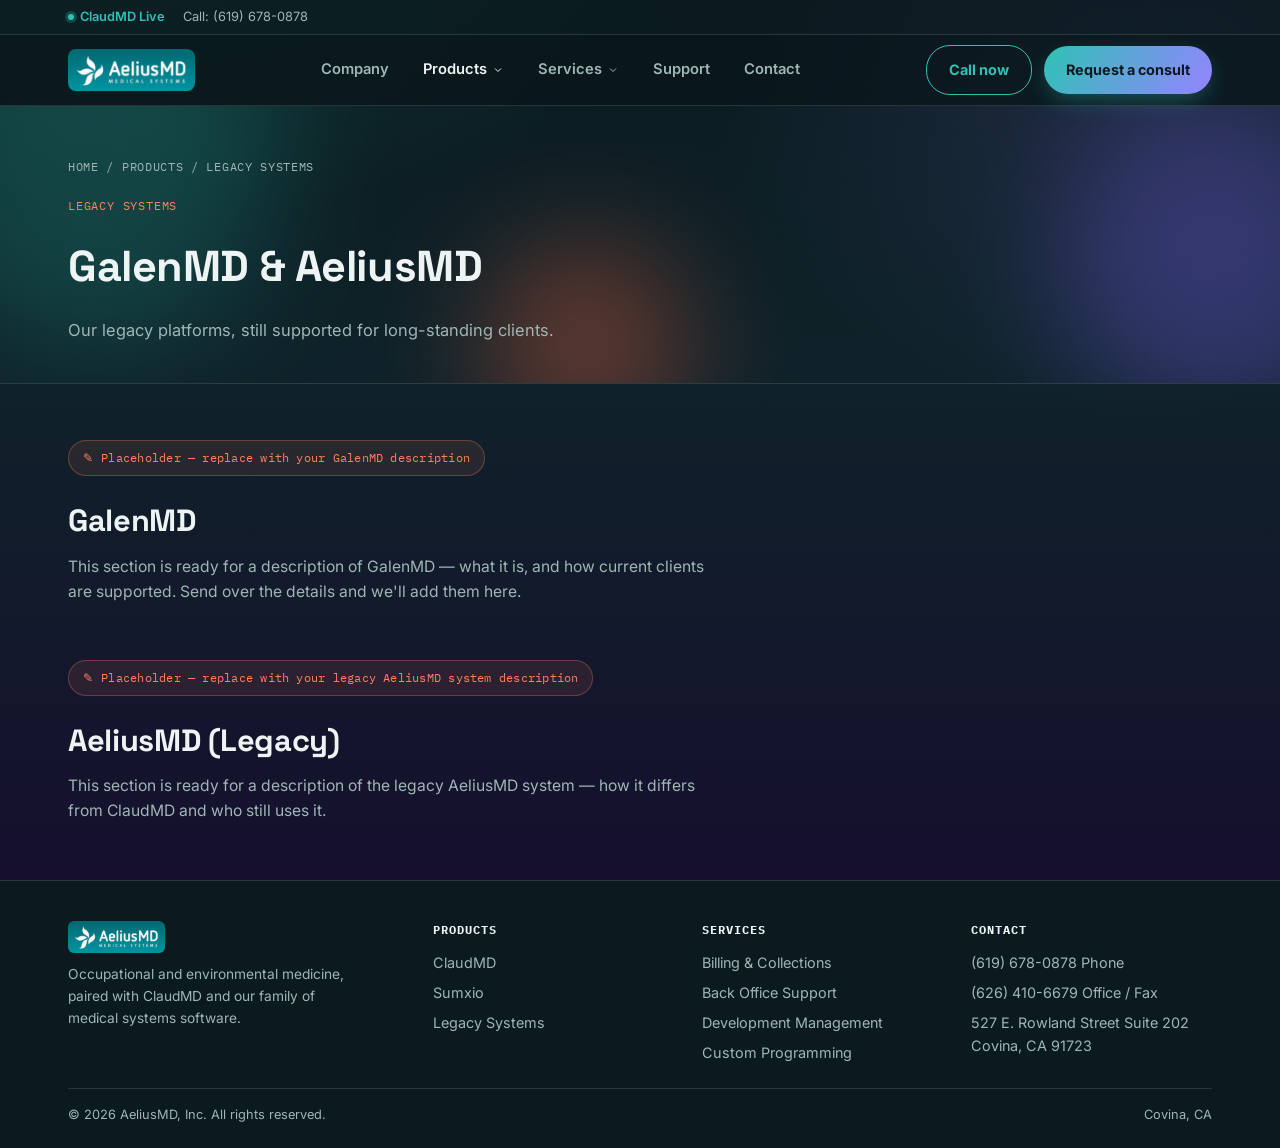
<file: products-legacy.html>
<!DOCTYPE html>
<html lang="en">
<head>
<meta charset="UTF-8">
<meta name="viewport" content="width=device-width, initial-scale=1.0">
<title>Legacy Systems — GalenMD &amp; AeliusMD | AeliusMD, Inc.</title>
<meta name="description" content="GalenMD and legacy AeliusMD medical systems, still supported for long-standing clients.">
<link rel="preconnect" href="https://fonts.googleapis.com">
<link rel="preconnect" href="https://fonts.gstatic.com" crossorigin>
<link href="https://fonts.googleapis.com/css2?family=Space+Grotesk:wght@500;600;700&family=Inter:wght@400;500;600;700&family=IBM+Plex+Mono:wght@400;500&display=swap" rel="stylesheet">
<link rel="stylesheet" href="styles.css">
</head>
<body>
<div class="topbar">
  <div class="wrap">
    <div class="left">
      <span class="badge-live">ClaudMD Live</span>
      <a href="tel:6196780878">Call: (619) 678-0878</a>
    </div>
  </div>
</div>

<header class="main">
  <nav class="mainnav">
    <a class="logo" href="index.html"><img src="logo.png" alt="AeliusMD — Medical Systems"></a>
    <div class="navlinks">
      <div class="nav-item"><a href="company.html">Company</a></div>
      <div class="nav-item"><button style="color:var(--text);">Products<svg class="chev" viewBox="0 0 24 24" fill="none" stroke="currentColor" stroke-width="2"><path d="M6 9l6 6 6-6"/></svg></button><div class="dropdown">
  <a href="products.html">All products</a>
  <a href="products-claudmd.html">ClaudMD</a>
  <a href="products-sumxio.html">Sumxio</a>
  <div class="sub-group">Legacy systems</div>
  <a href="products-legacy.html#galenmd">GalenMD</a>
  <a href="products-legacy.html#aeliusmd-legacy">AeliusMD</a>
</div></div>
      <div class="nav-item"><button>Services<svg class="chev" viewBox="0 0 24 24" fill="none" stroke="currentColor" stroke-width="2"><path d="M6 9l6 6 6-6"/></svg></button><div class="dropdown">
  <a href="services.html">All services</a>
  <a href="services.html#billing">Billing &amp; Collections</a>
  <a href="services.html#back-office">Back Office Support</a>
  <a href="services.html#dev-management">Development Management Services</a>
  <a href="services.html#custom-programming">Custom Programming</a>
</div></div>
      <div class="nav-item"><a href="support.html">Support</a></div>
      <div class="nav-item"><a href="contact.html">Contact</a></div>
    </div>
    <div class="nav-cta desktop">
      <a class="btn btn-outline" href="tel:6196780878">Call now</a>
      <a class="btn btn-primary" href="contact.html">Request a consult</a>
    </div>
    <button class="menu-toggle" aria-label="Open menu" onclick="document.getElementById('mobilePanel').classList.add('open')">&#9776;</button>
  </nav>
</header>

<div class="mobile-panel" id="mobilePanel">
  <button class="close-btn" aria-label="Close menu" onclick="document.getElementById('mobilePanel').classList.remove('open')">&times;</button>
  <nav>
    <a href="company.html" class="m-group">Company</a>
    <div class="m-group">Products</div>
    <div class="m-sub">
      <a href="products.html">All products</a>
      <a href="products-claudmd.html">ClaudMD</a>
      <a href="products-sumxio.html">Sumxio</a>
      <a href="products-legacy.html">Legacy Systems (GalenMD, AeliusMD)</a>
    </div>
    <div class="m-group">Services</div>
    <div class="m-sub">
      <a href="services.html#billing">Billing &amp; Collections</a>
      <a href="services.html#back-office">Back Office Support</a>
      <a href="services.html#dev-management">Development Management Services</a>
      <a href="services.html#custom-programming">Custom Programming</a>
    </div>
    <a href="support.html" class="m-group">Support</a>
    <a href="contact.html" class="m-group">Contact Us</a>
  </nav>
</div>
<main>

<section class="page-hero">
  <div class="hero-blob b1"></div>
<div class="hero-blob b2"></div>
<div class="hero-blob b3"></div>
  <div class="wrap" style="position:relative;z-index:1;">
    <div class="breadcrumb"><a href="index.html">Home</a> / <a href="products.html">Products</a> / Legacy Systems</div>
    <span class="mono" style="color:var(--coral);">Legacy Systems</span>
    <h1>GalenMD &amp; AeliusMD</h1>
    <p>Our legacy platforms, still supported for long-standing clients.</p>
  </div>
</section>

<section class="section" id="galenmd">
  <div class="wrap">
    <span class="placeholder-note">Placeholder &mdash; replace with your GalenMD description</span>
    <div class="section-head left" style="margin-bottom:0;">
      <h2>GalenMD</h2>
      <p>This section is ready for a description of GalenMD &mdash; what it is, and how current clients are supported. Send over the details and we'll add them here.</p>
    </div>
  </div>
</section>

<section class="section" id="aeliusmd-legacy" style="padding-top:0;">
  <div class="wrap">
    <span class="placeholder-note">Placeholder &mdash; replace with your legacy AeliusMD system description</span>
    <div class="section-head left" style="margin-bottom:0;">
      <h2>AeliusMD (Legacy)</h2>
      <p>This section is ready for a description of the legacy AeliusMD system &mdash; how it differs from ClaudMD and who still uses it.</p>
    </div>
  </div>
</section>

</main>
<footer>
  <div class="wrap">
    <div class="foot-grid">
      <div>
        <div class="foot-logo"><img src="logo.png" alt="AeliusMD — Medical Systems"></div>
        <p class="small">Occupational and environmental medicine, paired with ClaudMD and our family of medical systems software.</p>
      </div>
      <div>
        <h5>Products</h5>
        <ul>
          <li><a href="products-claudmd.html">ClaudMD</a></li>
          <li><a href="products-sumxio.html">Sumxio</a></li>
          <li><a href="products-legacy.html">Legacy Systems</a></li>
        </ul>
      </div>
      <div>
        <h5>Services</h5>
        <ul>
          <li><a href="services.html#billing">Billing &amp; Collections</a></li>
          <li><a href="services.html#back-office">Back Office Support</a></li>
          <li><a href="services.html#dev-management">Development Management</a></li>
          <li><a href="services.html#custom-programming">Custom Programming</a></li>
        </ul>
      </div>
      <div>
        <h5>Contact</h5>
        <ul>
          <li>(619) 678-0878 Phone</li>
          <li>(626) 410-6679 Office / Fax</li>
          <li>527 E. Rowland Street Suite 202<br>Covina, CA 91723</li>
        </ul>
      </div>
    </div>
    <div class="foot-bottom">
      <span>&copy; 2026 AeliusMD, Inc. All rights reserved.</span>
      <span>Covina, CA</span>
    </div>
  </div>
</footer>
<script>
  function handleSubmit(e){
    e.preventDefault();
    alert('Form submitted (demo only). Connect this form to Formspree, Netlify Forms, or your own backend to receive messages.');
    return false;
  }
</script>
</body>
</html>
</file>
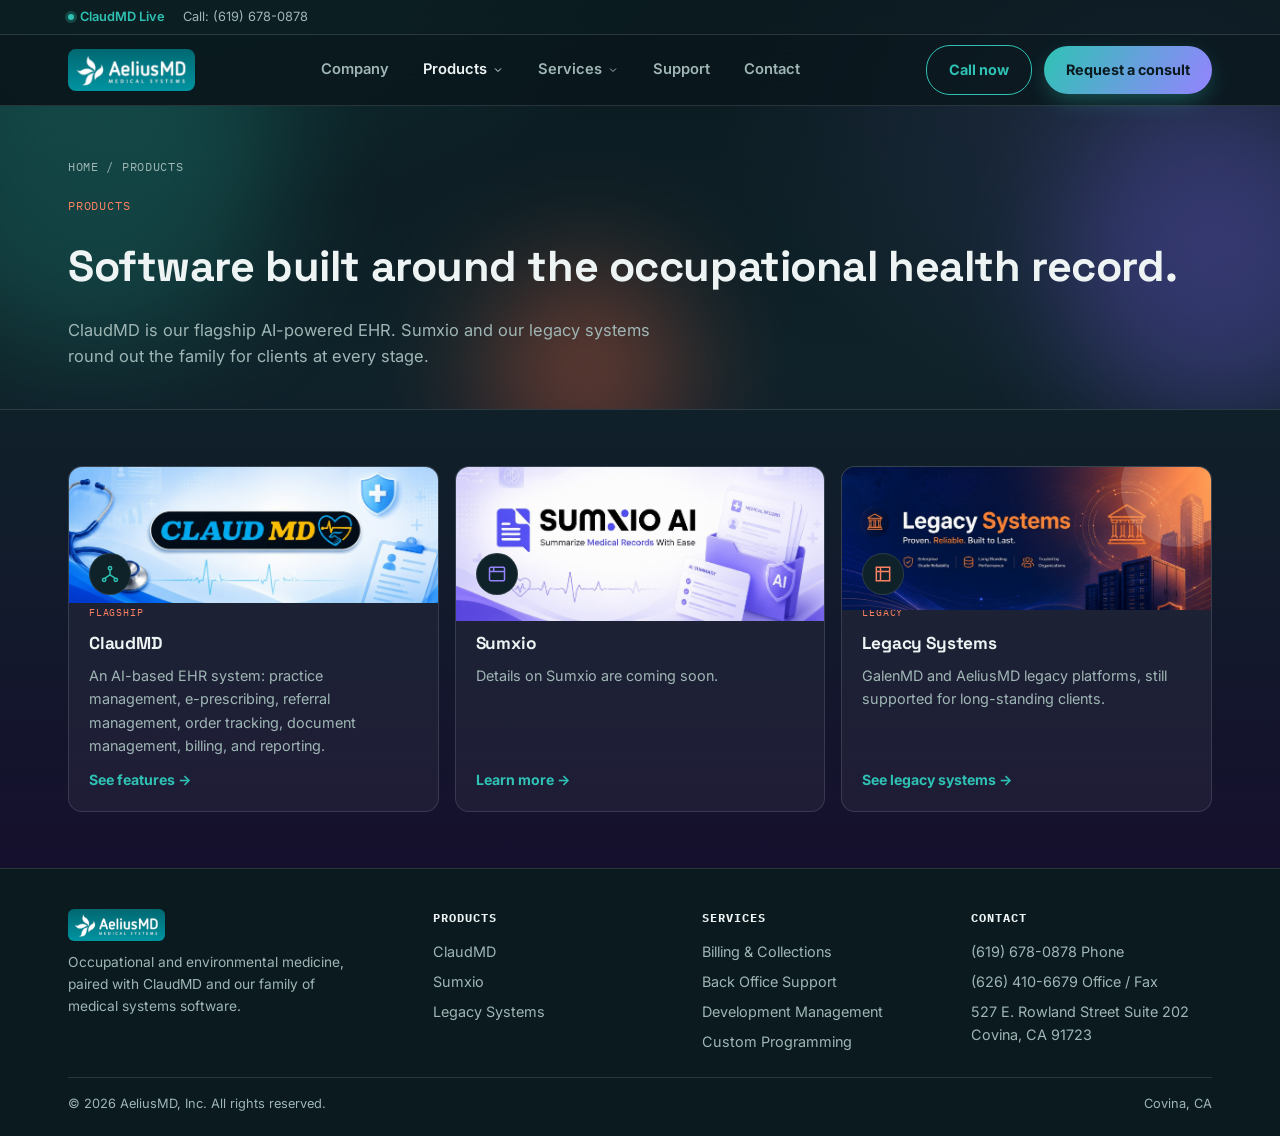
<file: products-sumxio.html>
<!DOCTYPE html>
<html lang="en">
<head>
<meta charset="UTF-8">
<meta name="viewport" content="width=device-width, initial-scale=1.0">
<title>Products — AeliusMD, Inc.</title>
<meta name="description" content="ClaudMD, Sumxio, and legacy medical systems software from AeliusMD, Inc.">
<link rel="preconnect" href="https://fonts.googleapis.com">
<link rel="preconnect" href="https://fonts.gstatic.com" crossorigin>
<link href="https://fonts.googleapis.com/css2?family=Space+Grotesk:wght@500;600;700&family=Inter:wght@400;500;600;700&family=IBM+Plex+Mono:wght@400;500&display=swap" rel="stylesheet">
<link rel="stylesheet" href="styles.css">
</head>
<body>
<div class="topbar">
  <div class="wrap">
    <div class="left">
      <span class="badge-live">ClaudMD Live</span>
      <a href="tel:6196780878">Call: (619) 678-0878</a>
    </div>
  </div>
</div>

<header class="main">
  <nav class="mainnav">
    <a class="logo" href="index.html"><img src="logo.png" alt="AeliusMD — Medical Systems"></a>
    <div class="navlinks">
      <div class="nav-item"><a href="company.html">Company</a></div>
      <div class="nav-item"><button style="color:var(--text);">Products<svg class="chev" viewBox="0 0 24 24" fill="none" stroke="currentColor" stroke-width="2"><path d="M6 9l6 6 6-6"/></svg></button><div class="dropdown">
  <a href="products.html">All products</a>
  <a href="products-claudmd.html">ClaudMD</a>
  <a href="products-sumxio.html">Sumxio</a>
  <div class="sub-group">Legacy systems</div>
  <a href="products-legacy.html#galenmd">GalenMD</a>
  <a href="products-legacy.html#aeliusmd-legacy">AeliusMD</a>
</div></div>
      <div class="nav-item"><button>Services<svg class="chev" viewBox="0 0 24 24" fill="none" stroke="currentColor" stroke-width="2"><path d="M6 9l6 6 6-6"/></svg></button><div class="dropdown">
  <a href="services.html">All services</a>
  <a href="services.html#billing">Billing &amp; Collections</a>
  <a href="services.html#back-office">Back Office Support</a>
  <a href="services.html#dev-management">Development Management Services</a>
  <a href="services.html#custom-programming">Custom Programming</a>
</div></div>
      <div class="nav-item"><a href="support.html">Support</a></div>
      <div class="nav-item"><a href="contact.html">Contact</a></div>
    </div>
    <div class="nav-cta desktop">
      <a class="btn btn-outline" href="tel:6196780878">Call now</a>
      <a class="btn btn-primary" href="contact.html">Request a consult</a>
    </div>
    <button class="menu-toggle" aria-label="Open menu" onclick="document.getElementById('mobilePanel').classList.add('open')">&#9776;</button>
  </nav>
</header>

<div class="mobile-panel" id="mobilePanel">
  <button class="close-btn" aria-label="Close menu" onclick="document.getElementById('mobilePanel').classList.remove('open')">&times;</button>
  <nav>
    <a href="company.html" class="m-group">Company</a>
    <div class="m-group">Products</div>
    <div class="m-sub">
      <a href="products.html">All products</a>
      <a href="products-claudmd.html">ClaudMD</a>
      <a href="products-sumxio.html">Sumxio</a>
      <a href="products-legacy.html">Legacy Systems (GalenMD, AeliusMD)</a>
    </div>
    <div class="m-group">Services</div>
    <div class="m-sub">
      <a href="services.html#billing">Billing &amp; Collections</a>
      <a href="services.html#back-office">Back Office Support</a>
      <a href="services.html#dev-management">Development Management Services</a>
      <a href="services.html#custom-programming">Custom Programming</a>
    </div>
    <a href="support.html" class="m-group">Support</a>
    <a href="contact.html" class="m-group">Contact Us</a>
  </nav>
</div>
<main>

<section class="page-hero">
  <div class="hero-blob b1"></div>
<div class="hero-blob b2"></div>
<div class="hero-blob b3"></div>
  <div class="wrap" style="position:relative;z-index:1;">
    <div class="breadcrumb"><a href="index.html">Home</a> / Products</div>
    <span class="mono" style="color:var(--coral);">Products</span>
    <h1>Software built around the occupational health record.</h1>
    <p>ClaudMD is our flagship AI-powered EHR. Sumxio and our legacy systems round out the family for clients at every stage.</p>
  </div>
</section>

<section class="section">
  <div class="wrap">
    <div class="services-grid">
      <div class="service-card">
        <div class="service-photo"><img src="images/claud_cover.jpeg" alt="ClaudMD"><div class="service-icon"><svg viewBox="0 0 24 24" fill="none" stroke="#2FC2B4" stroke-width="1.8"><circle cx="12" cy="5" r="2"/><circle cx="5" cy="19" r="2"/><circle cx="19" cy="19" r="2"/><path d="M12 7v6M12 13l-6 4M12 13l6 4"/></svg></div></div>
        <div class="service-body">
          <span class="tag">Flagship</span>
          <h3>ClaudMD</h3>
          <p>An AI-based EHR system: practice management, e-prescribing, referral management, order tracking, document management, billing, and reporting.</p>
          <a class="service-link" href="products-claudmd.html">See features &rarr;</a>
        </div>
      </div>
      <div class="service-card">
        <div class="service-photo p2"><img src="images/sumxio_cover.jpeg" alt="Sumxio"><div class="service-icon"><svg viewBox="0 0 24 24" fill="none" stroke="#9583FF" stroke-width="1.8"><rect x="3" y="4" width="18" height="16" rx="1.5"/><path d="M3 9h18M8 4v5"/></svg></div></div>
        <div class="service-body">
          <span class="tag">Product</span>
          <h3>Sumxio</h3>
          <p>Details on Sumxio are coming soon.</p>
          <a class="service-link" href="products-sumxio.html">Learn more &rarr;</a>
        </div>
      </div>
      <div class="service-card">
        <div class="service-photo p3"><img src="images/legacy_cover.jpeg" alt="Legacy Systems"><div class="service-icon"><svg viewBox="0 0 24 24" fill="none" stroke="#FF8163" stroke-width="1.8"><path d="M4 4h16v16H4z"/><path d="M4 9h16M9 4v16"/></svg></div></div>
        <div class="service-body">
          <span class="tag">Legacy</span>
          <h3>Legacy Systems</h3>
          <p>GalenMD and AeliusMD legacy platforms, still supported for long-standing clients.</p>
          <a class="service-link" href="products-legacy.html">See legacy systems &rarr;</a>
        </div>
      </div>
    </div>
  </div>
</section>

</main>
<footer>
  <div class="wrap">
    <div class="foot-grid">
      <div>
        <div class="foot-logo"><img src="logo.png" alt="AeliusMD — Medical Systems"></div>
        <p class="small">Occupational and environmental medicine, paired with ClaudMD and our family of medical systems software.</p>
      </div>
      <div>
        <h5>Products</h5>
        <ul>
          <li><a href="products-claudmd.html">ClaudMD</a></li>
          <li><a href="products-sumxio.html">Sumxio</a></li>
          <li><a href="products-legacy.html">Legacy Systems</a></li>
        </ul>
      </div>
      <div>
        <h5>Services</h5>
        <ul>
          <li><a href="services.html#billing">Billing &amp; Collections</a></li>
          <li><a href="services.html#back-office">Back Office Support</a></li>
          <li><a href="services.html#dev-management">Development Management</a></li>
          <li><a href="services.html#custom-programming">Custom Programming</a></li>
        </ul>
      </div>
      <div>
        <h5>Contact</h5>
        <ul>
          <li>(619) 678-0878 Phone</li>
          <li>(626) 410-6679 Office / Fax</li>
          <li>527 E. Rowland Street Suite 202<br>Covina, CA 91723</li>
        </ul>
      </div>
    </div>
    <div class="foot-bottom">
      <span>&copy; 2026 AeliusMD, Inc. All rights reserved.</span>
      <span>Covina, CA</span>
    </div>
  </div>
</footer>
<script>
  function handleSubmit(e){
    e.preventDefault();
    alert('Form submitted (demo only). Connect this form to Formspree, Netlify Forms, or your own backend to receive messages.');
    return false;
  }
</script>
</body>
</html>
</file>
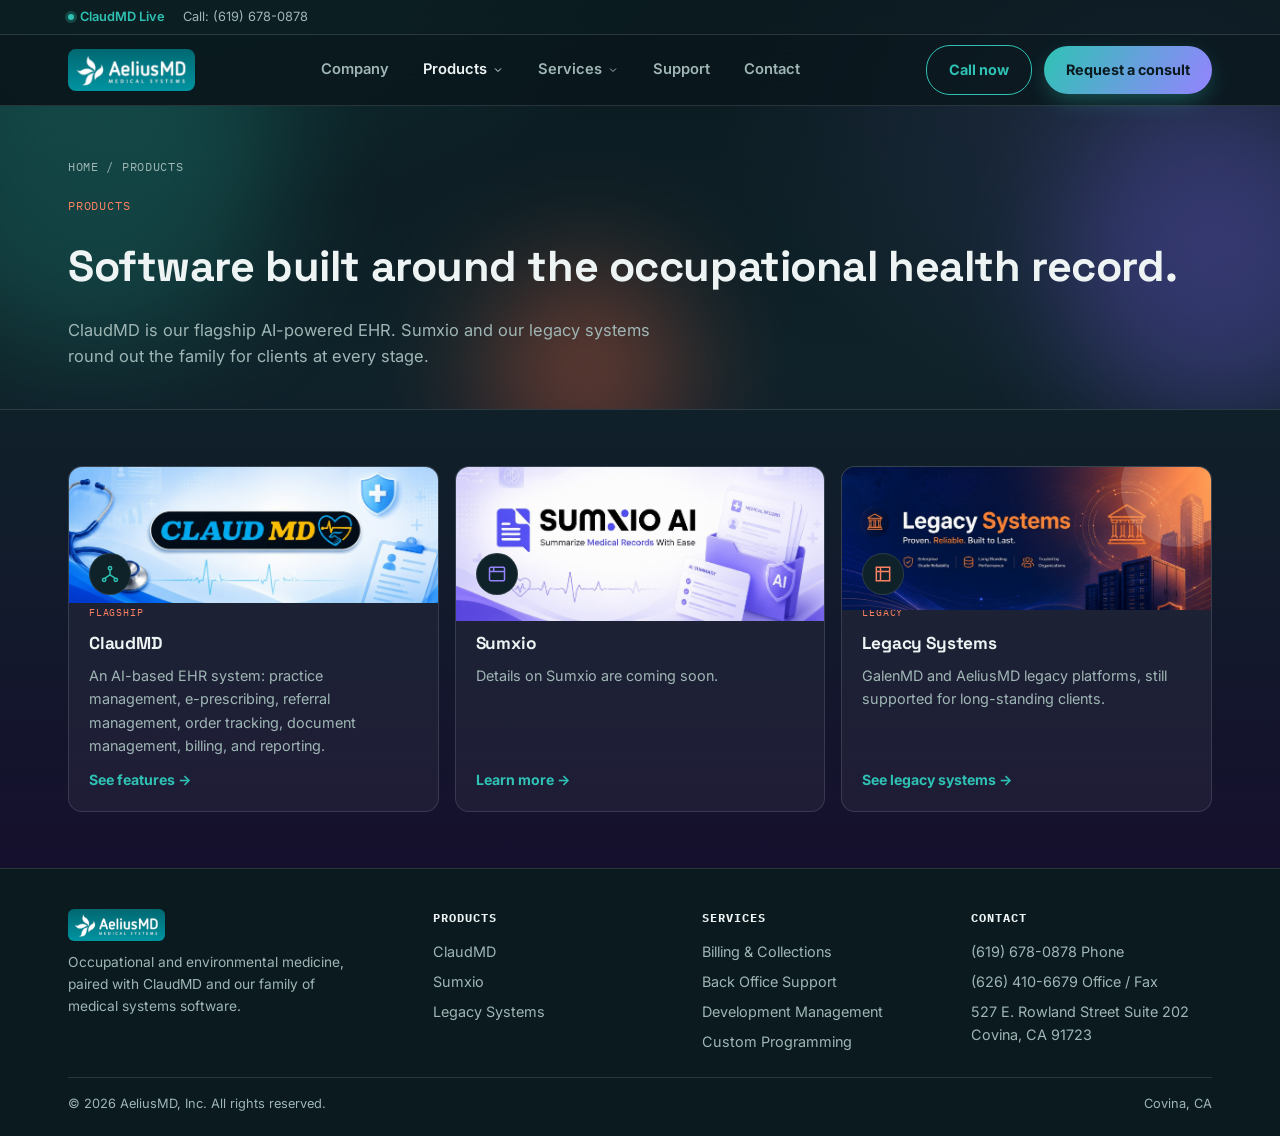
<file: products.html>
<!DOCTYPE html>
<html lang="en">
<head>
<meta charset="UTF-8">
<meta name="viewport" content="width=device-width, initial-scale=1.0">
<title>Products — AeliusMD, Inc.</title>
<meta name="description" content="ClaudMD, Sumxio, and legacy medical systems software from AeliusMD, Inc.">
<link rel="preconnect" href="https://fonts.googleapis.com">
<link rel="preconnect" href="https://fonts.gstatic.com" crossorigin>
<link href="https://fonts.googleapis.com/css2?family=Space+Grotesk:wght@500;600;700&family=Inter:wght@400;500;600;700&family=IBM+Plex+Mono:wght@400;500&display=swap" rel="stylesheet">
<link rel="stylesheet" href="styles.css">
</head>
<body>
<div class="topbar">
  <div class="wrap">
    <div class="left">
      <span class="badge-live">ClaudMD Live</span>
      <a href="tel:6196780878">Call: (619) 678-0878</a>
    </div>
  </div>
</div>

<header class="main">
  <nav class="mainnav">
    <a class="logo" href="index.html"><img src="logo.png" alt="AeliusMD — Medical Systems"></a>
    <div class="navlinks">
      <div class="nav-item"><a href="company.html">Company</a></div>
      <div class="nav-item"><button style="color:var(--text);">Products<svg class="chev" viewBox="0 0 24 24" fill="none" stroke="currentColor" stroke-width="2"><path d="M6 9l6 6 6-6"/></svg></button><div class="dropdown">
  <a href="products.html">All products</a>
  <a href="products-claudmd.html">ClaudMD</a>
  <a href="products-sumxio.html">Sumxio</a>
  <div class="sub-group">Legacy systems</div>
  <a href="products-legacy.html#galenmd">GalenMD</a>
  <a href="products-legacy.html#aeliusmd-legacy">AeliusMD</a>
</div></div>
      <div class="nav-item"><button>Services<svg class="chev" viewBox="0 0 24 24" fill="none" stroke="currentColor" stroke-width="2"><path d="M6 9l6 6 6-6"/></svg></button><div class="dropdown">
  <a href="services.html">All services</a>
  <a href="services.html#billing">Billing &amp; Collections</a>
  <a href="services.html#back-office">Back Office Support</a>
  <a href="services.html#dev-management">Development Management Services</a>
  <a href="services.html#custom-programming">Custom Programming</a>
</div></div>
      <div class="nav-item"><a href="support.html">Support</a></div>
      <div class="nav-item"><a href="contact.html">Contact</a></div>
    </div>
    <div class="nav-cta desktop">
      <a class="btn btn-outline" href="tel:6196780878">Call now</a>
      <a class="btn btn-primary" href="contact.html">Request a consult</a>
    </div>
    <button class="menu-toggle" aria-label="Open menu" onclick="document.getElementById('mobilePanel').classList.add('open')">&#9776;</button>
  </nav>
</header>

<div class="mobile-panel" id="mobilePanel">
  <button class="close-btn" aria-label="Close menu" onclick="document.getElementById('mobilePanel').classList.remove('open')">&times;</button>
  <nav>
    <a href="company.html" class="m-group">Company</a>
    <div class="m-group">Products</div>
    <div class="m-sub">
      <a href="products.html">All products</a>
      <a href="products-claudmd.html">ClaudMD</a>
      <a href="products-sumxio.html">Sumxio</a>
      <a href="products-legacy.html">Legacy Systems (GalenMD, AeliusMD)</a>
    </div>
    <div class="m-group">Services</div>
    <div class="m-sub">
      <a href="services.html#billing">Billing &amp; Collections</a>
      <a href="services.html#back-office">Back Office Support</a>
      <a href="services.html#dev-management">Development Management Services</a>
      <a href="services.html#custom-programming">Custom Programming</a>
    </div>
    <a href="support.html" class="m-group">Support</a>
    <a href="contact.html" class="m-group">Contact Us</a>
  </nav>
</div>
<main>

<section class="page-hero">
  <div class="hero-blob b1"></div>
<div class="hero-blob b2"></div>
<div class="hero-blob b3"></div>
  <div class="wrap" style="position:relative;z-index:1;">
    <div class="breadcrumb"><a href="index.html">Home</a> / Products</div>
    <span class="mono" style="color:var(--coral);">Products</span>
    <h1>Software built around the occupational health record.</h1>
    <p>ClaudMD is our flagship AI-powered EHR. Sumxio and our legacy systems round out the family for clients at every stage.</p>
  </div>
</section>

<section class="section">
  <div class="wrap">
    <div class="services-grid">
      <div class="service-card">
        <div class="service-photo"><img src="images/claud_cover.jpeg" alt="ClaudMD"><div class="service-icon"><svg viewBox="0 0 24 24" fill="none" stroke="#2FC2B4" stroke-width="1.8"><circle cx="12" cy="5" r="2"/><circle cx="5" cy="19" r="2"/><circle cx="19" cy="19" r="2"/><path d="M12 7v6M12 13l-6 4M12 13l6 4"/></svg></div></div>
        <div class="service-body">
          <span class="tag">Flagship</span>
          <h3>ClaudMD</h3>
          <p>An AI-based EHR system: practice management, e-prescribing, referral management, order tracking, document management, billing, and reporting.</p>
          <a class="service-link" href="products-claudmd.html">See features &rarr;</a>
        </div>
      </div>
      <div class="service-card">
        <div class="service-photo p2"><img src="images/sumxio_cover.jpeg" alt="Sumxio"><div class="service-icon"><svg viewBox="0 0 24 24" fill="none" stroke="#9583FF" stroke-width="1.8"><rect x="3" y="4" width="18" height="16" rx="1.5"/><path d="M3 9h18M8 4v5"/></svg></div></div>
        <div class="service-body">
          <span class="tag">Product</span>
          <h3>Sumxio</h3>
          <p>Details on Sumxio are coming soon.</p>
          <a class="service-link" href="products-sumxio.html">Learn more &rarr;</a>
        </div>
      </div>
      <div class="service-card">
        <div class="service-photo p3"><img src="images/legacy_cover.jpeg" alt="Legacy Systems"><div class="service-icon"><svg viewBox="0 0 24 24" fill="none" stroke="#FF8163" stroke-width="1.8"><path d="M4 4h16v16H4z"/><path d="M4 9h16M9 4v16"/></svg></div></div>
        <div class="service-body">
          <span class="tag">Legacy</span>
          <h3>Legacy Systems</h3>
          <p>GalenMD and AeliusMD legacy platforms, still supported for long-standing clients.</p>
          <a class="service-link" href="products-legacy.html">See legacy systems &rarr;</a>
        </div>
      </div>
    </div>
  </div>
</section>

</main>
<footer>
  <div class="wrap">
    <div class="foot-grid">
      <div>
        <div class="foot-logo"><img src="logo.png" alt="AeliusMD — Medical Systems"></div>
        <p class="small">Occupational and environmental medicine, paired with ClaudMD and our family of medical systems software.</p>
      </div>
      <div>
        <h5>Products</h5>
        <ul>
          <li><a href="products-claudmd.html">ClaudMD</a></li>
          <li><a href="products-sumxio.html">Sumxio</a></li>
          <li><a href="products-legacy.html">Legacy Systems</a></li>
        </ul>
      </div>
      <div>
        <h5>Services</h5>
        <ul>
          <li><a href="services.html#billing">Billing &amp; Collections</a></li>
          <li><a href="services.html#back-office">Back Office Support</a></li>
          <li><a href="services.html#dev-management">Development Management</a></li>
          <li><a href="services.html#custom-programming">Custom Programming</a></li>
        </ul>
      </div>
      <div>
        <h5>Contact</h5>
        <ul>
          <li>(619) 678-0878 Phone</li>
          <li>(626) 410-6679 Office / Fax</li>
          <li>527 E. Rowland Street Suite 202<br>Covina, CA 91723</li>
        </ul>
      </div>
    </div>
    <div class="foot-bottom">
      <span>&copy; 2026 AeliusMD, Inc. All rights reserved.</span>
      <span>Covina, CA</span>
    </div>
  </div>
</footer>
<script>
  function handleSubmit(e){
    e.preventDefault();
    alert('Form submitted (demo only). Connect this form to Formspree, Netlify Forms, or your own backend to receive messages.');
    return false;
  }
</script>
</body>
</html>
</file>
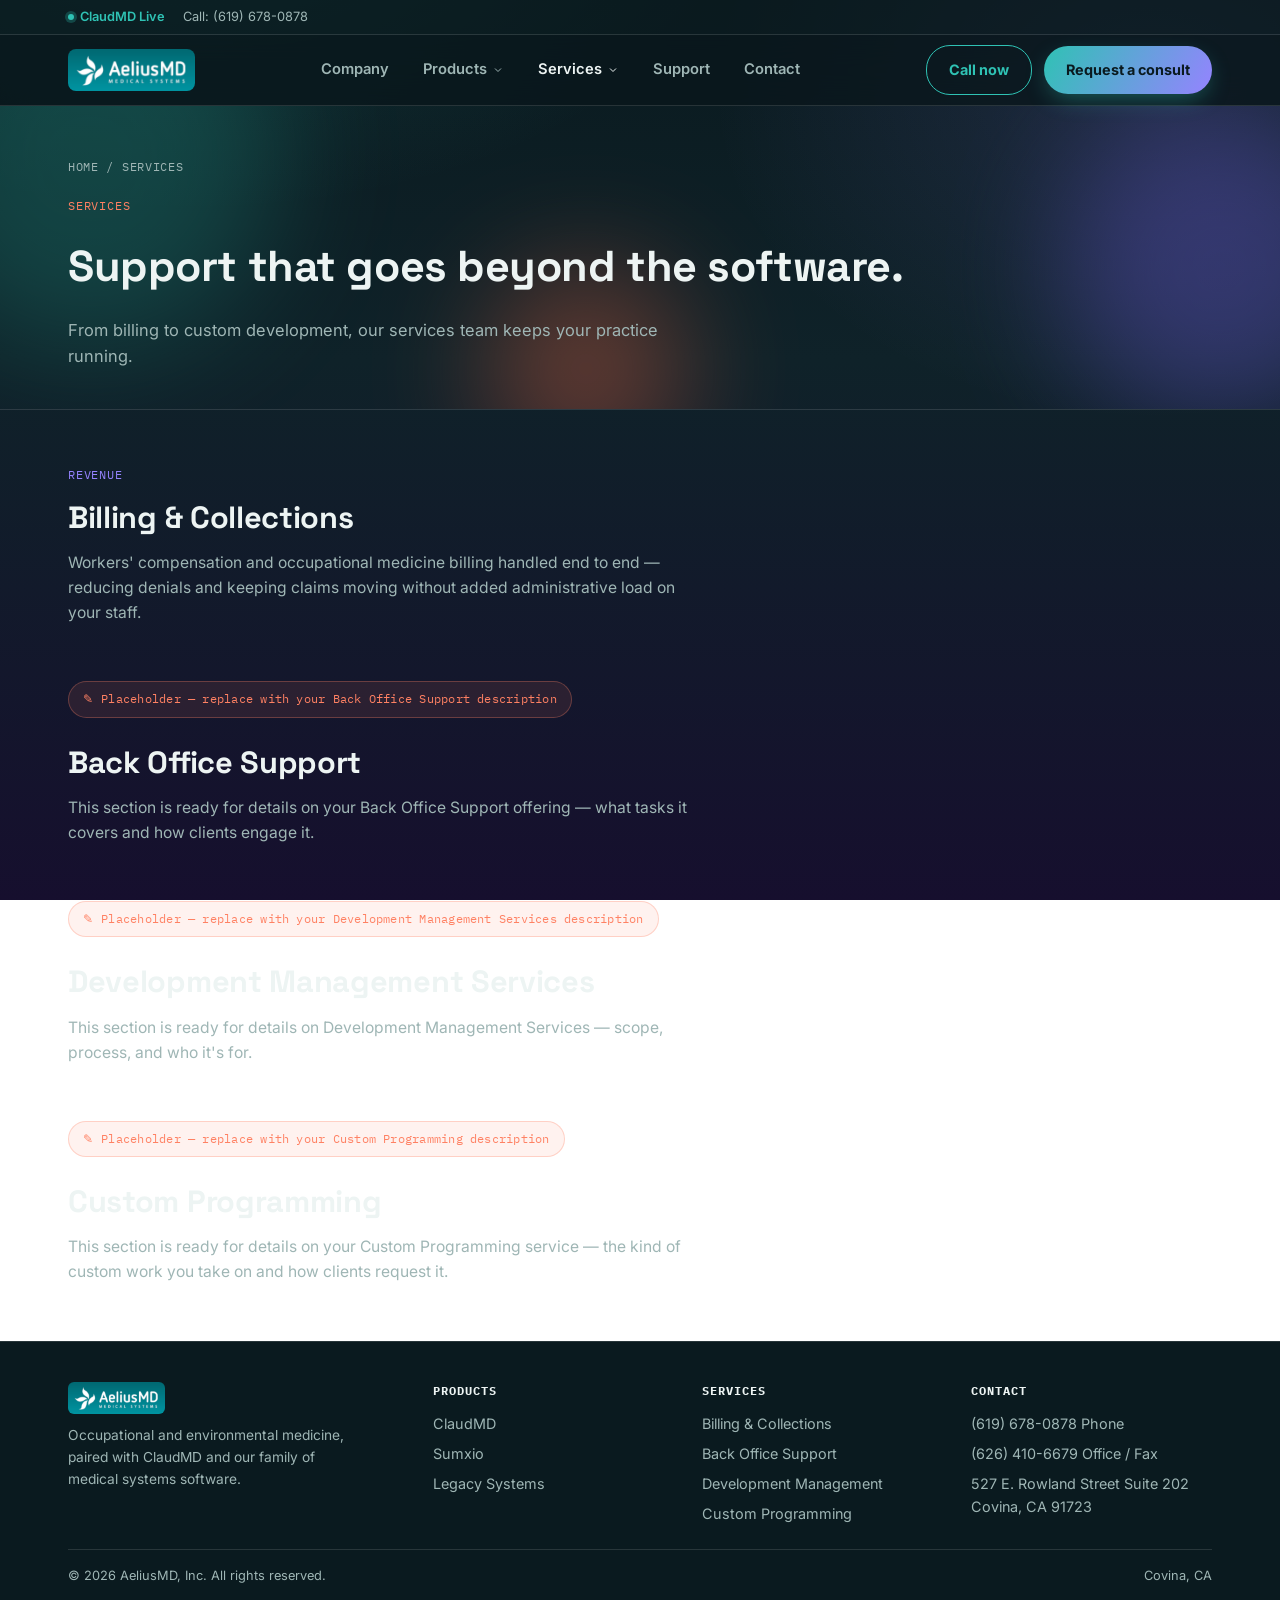
<file: services.html>
<!DOCTYPE html>
<html lang="en">
<head>
<meta charset="UTF-8">
<meta name="viewport" content="width=device-width, initial-scale=1.0">
<title>Services — AeliusMD, Inc.</title>
<meta name="description" content="Billing and collections, back office support, development management, and custom programming services from AeliusMD, Inc.">
<link rel="preconnect" href="https://fonts.googleapis.com">
<link rel="preconnect" href="https://fonts.gstatic.com" crossorigin>
<link href="https://fonts.googleapis.com/css2?family=Space+Grotesk:wght@500;600;700&family=Inter:wght@400;500;600;700&family=IBM+Plex+Mono:wght@400;500&display=swap" rel="stylesheet">
<link rel="stylesheet" href="styles.css">
</head>
<body>
<div class="topbar">
  <div class="wrap">
    <div class="left">
      <span class="badge-live">ClaudMD Live</span>
      <a href="tel:6196780878">Call: (619) 678-0878</a>
    </div>
  </div>
</div>

<header class="main">
  <nav class="mainnav">
    <a class="logo" href="index.html"><img src="logo.png" alt="AeliusMD — Medical Systems"></a>
    <div class="navlinks">
      <div class="nav-item"><a href="company.html">Company</a></div>
      <div class="nav-item"><button>Products<svg class="chev" viewBox="0 0 24 24" fill="none" stroke="currentColor" stroke-width="2"><path d="M6 9l6 6 6-6"/></svg></button><div class="dropdown">
  <a href="products.html">All products</a>
  <a href="products-claudmd.html">ClaudMD</a>
  <a href="products-sumxio.html">Sumxio</a>
  <div class="sub-group">Legacy systems</div>
  <a href="products-legacy.html#galenmd">GalenMD</a>
  <a href="products-legacy.html#aeliusmd-legacy">AeliusMD</a>
</div></div>
      <div class="nav-item"><button style="color:var(--text);">Services<svg class="chev" viewBox="0 0 24 24" fill="none" stroke="currentColor" stroke-width="2"><path d="M6 9l6 6 6-6"/></svg></button><div class="dropdown">
  <a href="services.html">All services</a>
  <a href="services.html#billing">Billing &amp; Collections</a>
  <a href="services.html#back-office">Back Office Support</a>
  <a href="services.html#dev-management">Development Management Services</a>
  <a href="services.html#custom-programming">Custom Programming</a>
</div></div>
      <div class="nav-item"><a href="support.html">Support</a></div>
      <div class="nav-item"><a href="contact.html">Contact</a></div>
    </div>
    <div class="nav-cta desktop">
      <a class="btn btn-outline" href="tel:6196780878">Call now</a>
      <a class="btn btn-primary" href="contact.html">Request a consult</a>
    </div>
    <button class="menu-toggle" aria-label="Open menu" onclick="document.getElementById('mobilePanel').classList.add('open')">&#9776;</button>
  </nav>
</header>

<div class="mobile-panel" id="mobilePanel">
  <button class="close-btn" aria-label="Close menu" onclick="document.getElementById('mobilePanel').classList.remove('open')">&times;</button>
  <nav>
    <a href="company.html" class="m-group">Company</a>
    <div class="m-group">Products</div>
    <div class="m-sub">
      <a href="products.html">All products</a>
      <a href="products-claudmd.html">ClaudMD</a>
      <a href="products-sumxio.html">Sumxio</a>
      <a href="products-legacy.html">Legacy Systems (GalenMD, AeliusMD)</a>
    </div>
    <div class="m-group">Services</div>
    <div class="m-sub">
      <a href="services.html#billing">Billing &amp; Collections</a>
      <a href="services.html#back-office">Back Office Support</a>
      <a href="services.html#dev-management">Development Management Services</a>
      <a href="services.html#custom-programming">Custom Programming</a>
    </div>
    <a href="support.html" class="m-group">Support</a>
    <a href="contact.html" class="m-group">Contact Us</a>
  </nav>
</div>
<main>

<section class="page-hero">
  <div class="hero-blob b1"></div>
<div class="hero-blob b2"></div>
<div class="hero-blob b3"></div>
  <div class="wrap" style="position:relative;z-index:1;">
    <div class="breadcrumb"><a href="index.html">Home</a> / Services</div>
    <span class="mono" style="color:var(--coral);">Services</span>
    <h1>Support that goes beyond the software.</h1>
    <p>From billing to custom development, our services team keeps your practice running.</p>
  </div>
</section>

<section class="section" id="billing">
  <div class="wrap">
    <div class="section-head left" style="margin-bottom:0;">
      <span class="mono">Revenue</span>
      <h2>Billing &amp; Collections</h2>
      <p>Workers' compensation and occupational medicine billing handled end to end &mdash; reducing denials and keeping claims moving without added administrative load on your staff.</p>
    </div>
  </div>
</section>

<section class="section" id="back-office" style="padding-top:0;">
  <div class="wrap">
    <span class="placeholder-note">Placeholder &mdash; replace with your Back Office Support description</span>
    <div class="section-head left" style="margin-bottom:0;">
      <h2>Back Office Support</h2>
      <p>This section is ready for details on your Back Office Support offering &mdash; what tasks it covers and how clients engage it.</p>
    </div>
  </div>
</section>

<section class="section" id="dev-management" style="padding-top:0;">
  <div class="wrap">
    <span class="placeholder-note">Placeholder &mdash; replace with your Development Management Services description</span>
    <div class="section-head left" style="margin-bottom:0;">
      <h2>Development Management Services</h2>
      <p>This section is ready for details on Development Management Services &mdash; scope, process, and who it's for.</p>
    </div>
  </div>
</section>

<section class="section" id="custom-programming" style="padding-top:0;">
  <div class="wrap">
    <span class="placeholder-note">Placeholder &mdash; replace with your Custom Programming description</span>
    <div class="section-head left" style="margin-bottom:0;">
      <h2>Custom Programming</h2>
      <p>This section is ready for details on your Custom Programming service &mdash; the kind of custom work you take on and how clients request it.</p>
    </div>
  </div>
</section>

</main>
<footer>
  <div class="wrap">
    <div class="foot-grid">
      <div>
        <div class="foot-logo"><img src="logo.png" alt="AeliusMD — Medical Systems"></div>
        <p class="small">Occupational and environmental medicine, paired with ClaudMD and our family of medical systems software.</p>
      </div>
      <div>
        <h5>Products</h5>
        <ul>
          <li><a href="products-claudmd.html">ClaudMD</a></li>
          <li><a href="products-sumxio.html">Sumxio</a></li>
          <li><a href="products-legacy.html">Legacy Systems</a></li>
        </ul>
      </div>
      <div>
        <h5>Services</h5>
        <ul>
          <li><a href="services.html#billing">Billing &amp; Collections</a></li>
          <li><a href="services.html#back-office">Back Office Support</a></li>
          <li><a href="services.html#dev-management">Development Management</a></li>
          <li><a href="services.html#custom-programming">Custom Programming</a></li>
        </ul>
      </div>
      <div>
        <h5>Contact</h5>
        <ul>
          <li>(619) 678-0878 Phone</li>
          <li>(626) 410-6679 Office / Fax</li>
          <li>527 E. Rowland Street Suite 202<br>Covina, CA 91723</li>
        </ul>
      </div>
    </div>
    <div class="foot-bottom">
      <span>&copy; 2026 AeliusMD, Inc. All rights reserved.</span>
      <span>Covina, CA</span>
    </div>
  </div>
</footer>
<script>
  function handleSubmit(e){
    e.preventDefault();
    alert('Form submitted (demo only). Connect this form to Formspree, Netlify Forms, or your own backend to receive messages.');
    return false;
  }
</script>
</body>
</html>
</file>
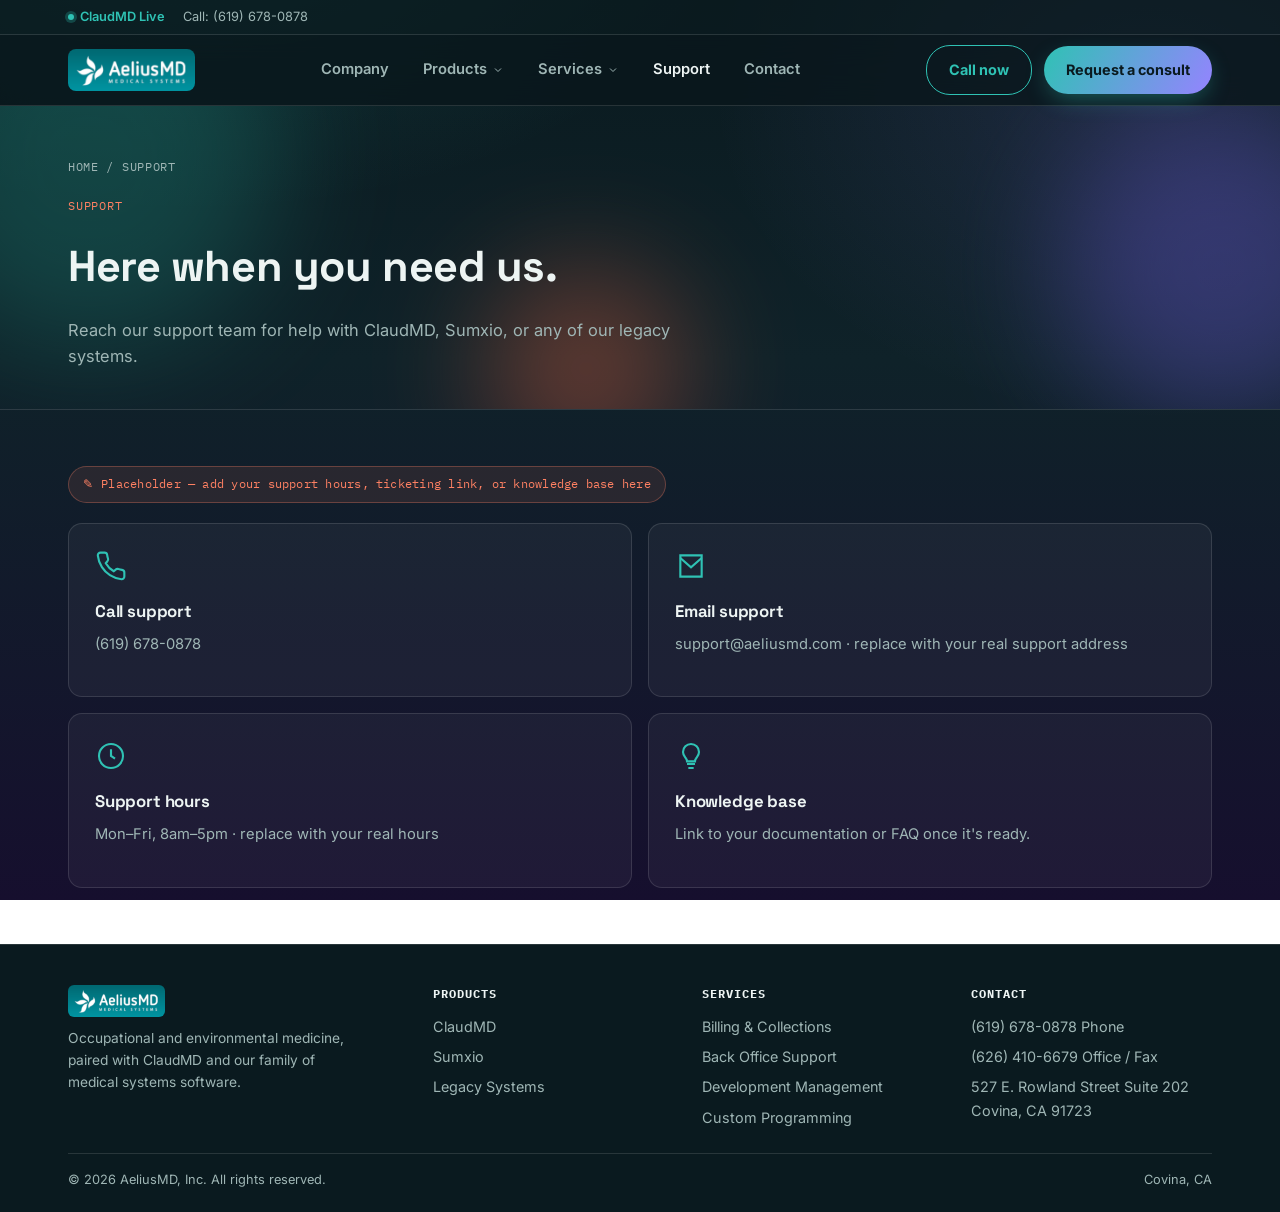
<file: support.html>
<!DOCTYPE html>
<html lang="en">
<head>
<meta charset="UTF-8">
<meta name="viewport" content="width=device-width, initial-scale=1.0">
<title>Support — AeliusMD, Inc.</title>
<meta name="description" content="Get support for ClaudMD, Sumxio, and AeliusMD legacy medical systems.">
<link rel="preconnect" href="https://fonts.googleapis.com">
<link rel="preconnect" href="https://fonts.gstatic.com" crossorigin>
<link href="https://fonts.googleapis.com/css2?family=Space+Grotesk:wght@500;600;700&family=Inter:wght@400;500;600;700&family=IBM+Plex+Mono:wght@400;500&display=swap" rel="stylesheet">
<link rel="stylesheet" href="styles.css">
</head>
<body>
<div class="topbar">
  <div class="wrap">
    <div class="left">
      <span class="badge-live">ClaudMD Live</span>
      <a href="tel:6196780878">Call: (619) 678-0878</a>
    </div>
  </div>
</div>

<header class="main">
  <nav class="mainnav">
    <a class="logo" href="index.html"><img src="logo.png" alt="AeliusMD — Medical Systems"></a>
    <div class="navlinks">
      <div class="nav-item"><a href="company.html">Company</a></div>
      <div class="nav-item"><button>Products<svg class="chev" viewBox="0 0 24 24" fill="none" stroke="currentColor" stroke-width="2"><path d="M6 9l6 6 6-6"/></svg></button><div class="dropdown">
  <a href="products.html">All products</a>
  <a href="products-claudmd.html">ClaudMD</a>
  <a href="products-sumxio.html">Sumxio</a>
  <div class="sub-group">Legacy systems</div>
  <a href="products-legacy.html#galenmd">GalenMD</a>
  <a href="products-legacy.html#aeliusmd-legacy">AeliusMD</a>
</div></div>
      <div class="nav-item"><button>Services<svg class="chev" viewBox="0 0 24 24" fill="none" stroke="currentColor" stroke-width="2"><path d="M6 9l6 6 6-6"/></svg></button><div class="dropdown">
  <a href="services.html">All services</a>
  <a href="services.html#billing">Billing &amp; Collections</a>
  <a href="services.html#back-office">Back Office Support</a>
  <a href="services.html#dev-management">Development Management Services</a>
  <a href="services.html#custom-programming">Custom Programming</a>
</div></div>
      <div class="nav-item"><a href="support.html" style="color:var(--text);">Support</a></div>
      <div class="nav-item"><a href="contact.html">Contact</a></div>
    </div>
    <div class="nav-cta desktop">
      <a class="btn btn-outline" href="tel:6196780878">Call now</a>
      <a class="btn btn-primary" href="contact.html">Request a consult</a>
    </div>
    <button class="menu-toggle" aria-label="Open menu" onclick="document.getElementById('mobilePanel').classList.add('open')">&#9776;</button>
  </nav>
</header>

<div class="mobile-panel" id="mobilePanel">
  <button class="close-btn" aria-label="Close menu" onclick="document.getElementById('mobilePanel').classList.remove('open')">&times;</button>
  <nav>
    <a href="company.html" class="m-group">Company</a>
    <div class="m-group">Products</div>
    <div class="m-sub">
      <a href="products.html">All products</a>
      <a href="products-claudmd.html">ClaudMD</a>
      <a href="products-sumxio.html">Sumxio</a>
      <a href="products-legacy.html">Legacy Systems (GalenMD, AeliusMD)</a>
    </div>
    <div class="m-group">Services</div>
    <div class="m-sub">
      <a href="services.html#billing">Billing &amp; Collections</a>
      <a href="services.html#back-office">Back Office Support</a>
      <a href="services.html#dev-management">Development Management Services</a>
      <a href="services.html#custom-programming">Custom Programming</a>
    </div>
    <a href="support.html" class="m-group">Support</a>
    <a href="contact.html" class="m-group">Contact Us</a>
  </nav>
</div>
<main>

<section class="page-hero">
  <div class="hero-blob b1"></div>
<div class="hero-blob b2"></div>
<div class="hero-blob b3"></div>
  <div class="wrap" style="position:relative;z-index:1;">
    <div class="breadcrumb"><a href="index.html">Home</a> / Support</div>
    <span class="mono" style="color:var(--coral);">Support</span>
    <h1>Here when you need us.</h1>
    <p>Reach our support team for help with ClaudMD, Sumxio, or any of our legacy systems.</p>
  </div>
</section>

<section class="section">
  <div class="wrap">
    <span class="placeholder-note">Placeholder &mdash; add your support hours, ticketing link, or knowledge base here</span>
    <div class="support-grid">
      <div class="support-card">
        <div class="icon"><svg viewBox="0 0 24 24" fill="none" stroke="currentColor" stroke-width="1.6"><path d="M22 16.92v3a2 2 0 01-2.18 2 19.8 19.8 0 01-8.63-3.07 19.5 19.5 0 01-6-6 19.8 19.8 0 01-3.07-8.67A2 2 0 014.11 2h3a2 2 0 012 1.72c.12.9.33 1.79.63 2.65a2 2 0 01-.45 2.11L8.09 9.91a16 16 0 006 6l1.43-1.2a2 2 0 012.11-.45c.86.3 1.75.51 2.65.63A2 2 0 0122 16.92z"/></svg></div>
        <h3>Call support</h3>
        <p>(619) 678-0878</p>
      </div>
      <div class="support-card">
        <div class="icon"><svg viewBox="0 0 24 24" fill="none" stroke="currentColor" stroke-width="1.6"><path d="M4 4h16v16H4z"/><path d="M4 6l8 7 8-7"/></svg></div>
        <h3>Email support</h3>
        <p>support@aeliusmd.com &middot; replace with your real support address</p>
      </div>
      <div class="support-card">
        <div class="icon"><svg viewBox="0 0 24 24" fill="none" stroke="currentColor" stroke-width="1.6"><circle cx="12" cy="12" r="9"/><path d="M12 7v5l3 2"/></svg></div>
        <h3>Support hours</h3>
        <p>Mon&ndash;Fri, 8am&ndash;5pm &middot; replace with your real hours</p>
      </div>
      <div class="support-card">
        <div class="icon"><svg viewBox="0 0 24 24" fill="none" stroke="currentColor" stroke-width="1.6"><path d="M9 18h6M10 21h4"/><path d="M12 3a6 6 0 016 6c0 2.5-1.5 3.8-2.3 5-.5.7-.7 1.3-.7 2H9c0-.7-.2-1.3-.7-2-.8-1.2-2.3-2.5-2.3-5a6 6 0 016-6z"/></svg></div>
        <h3>Knowledge base</h3>
        <p>Link to your documentation or FAQ once it's ready.</p>
      </div>
    </div>
  </div>
</section>

</main>
<footer>
  <div class="wrap">
    <div class="foot-grid">
      <div>
        <div class="foot-logo"><img src="logo.png" alt="AeliusMD — Medical Systems"></div>
        <p class="small">Occupational and environmental medicine, paired with ClaudMD and our family of medical systems software.</p>
      </div>
      <div>
        <h5>Products</h5>
        <ul>
          <li><a href="products-claudmd.html">ClaudMD</a></li>
          <li><a href="products-sumxio.html">Sumxio</a></li>
          <li><a href="products-legacy.html">Legacy Systems</a></li>
        </ul>
      </div>
      <div>
        <h5>Services</h5>
        <ul>
          <li><a href="services.html#billing">Billing &amp; Collections</a></li>
          <li><a href="services.html#back-office">Back Office Support</a></li>
          <li><a href="services.html#dev-management">Development Management</a></li>
          <li><a href="services.html#custom-programming">Custom Programming</a></li>
        </ul>
      </div>
      <div>
        <h5>Contact</h5>
        <ul>
          <li>(619) 678-0878 Phone</li>
          <li>(626) 410-6679 Office / Fax</li>
          <li>527 E. Rowland Street Suite 202<br>Covina, CA 91723</li>
        </ul>
      </div>
    </div>
    <div class="foot-bottom">
      <span>&copy; 2026 AeliusMD, Inc. All rights reserved.</span>
      <span>Covina, CA</span>
    </div>
  </div>
</footer>
<script>
  function handleSubmit(e){
    e.preventDefault();
    alert('Form submitted (demo only). Connect this form to Formspree, Netlify Forms, or your own backend to receive messages.');
    return false;
  }
</script>
</body>
</html>
</file>
<file: styles.css>
:root{
  --bg0:#0A1A1F;
  --bg1:#0F2229;
  --bg2:#160F2E;
  --panel:rgba(255,255,255,0.045);
  --panel-hover:rgba(255,255,255,0.08);
  --line:rgba(255,255,255,0.12);
  --teal:#2FC2B4;
  --teal-dim:#1C7A70;
  --purple:#9583FF;
  --purple-dim:#5F52C4;
  --coral:#FF8163;
  --coral-dim:#E8613F;
  --text:#EDF4F3;
  --text-soft:#9FB6B5;
}
@keyframes drift{0%{transform:translate(0,0) scale(1);}50%{transform:translate(-16px,12px) scale(1.08);}100%{transform:translate(0,0) scale(1);}}
@keyframes drift2{0%{transform:translate(0,0) scale(1);}50%{transform:translate(18px,-14px) scale(1.1);}100%{transform:translate(0,0) scale(1);}}
@keyframes nodepulse{0%,100%{opacity:0.4;}50%{opacity:1;}}
@keyframes sweep{0%{transform:translateX(-120%);}100%{transform:translateX(220%);}}
@keyframes barpulse{0%,100%{transform:scaleY(1);}50%{transform:scaleY(1.12);}}
@keyframes draw{to{stroke-dashoffset:0;}}

*{margin:0;padding:0;box-sizing:border-box;}
html{scroll-behavior:smooth;}
body{
  font-family:'Inter',sans-serif;
  color:var(--text);
  background:
    radial-gradient(ellipse 900px 500px at 15% -10%, rgba(47,194,180,0.16), transparent 60%),
    radial-gradient(ellipse 800px 600px at 90% 10%, rgba(149,131,255,0.14), transparent 55%),
    linear-gradient(180deg, var(--bg0), var(--bg1) 40%, var(--bg2));
  background-attachment:fixed;
  line-height:1.6;
  -webkit-font-smoothing:antialiased;
}
h1,h2,h3{font-family:'Space Grotesk',sans-serif;font-weight:700;letter-spacing:-0.01em;color:var(--text);}
a{color:inherit;text-decoration:none;}
img,svg{display:block;max-width:100%;}
button{font-family:inherit;cursor:pointer;border:none;background:none;}
:focus-visible{outline:2px solid var(--teal);outline-offset:3px;border-radius:2px;}
.mono{font-family:'IBM Plex Mono',monospace;letter-spacing:0.07em;text-transform:uppercase;font-size:0.72rem;}
.wrap{max-width:1200px;margin:0 auto;padding:0 28px;}
.glass{background:var(--panel);border:1px solid var(--line);backdrop-filter:blur(14px);-webkit-backdrop-filter:blur(14px);}

@media (prefers-reduced-motion: reduce){
  html{scroll-behavior:auto;}
  *{transition:none !important;animation:none !important;}
}

/* placeholder chip */
.placeholder-note{
  display:inline-flex;align-items:center;gap:8px;
  background:rgba(255,129,99,0.1);border:1px solid rgba(255,129,99,0.3);color:var(--coral);
  font-family:'IBM Plex Mono',monospace;font-size:0.72rem;letter-spacing:0.02em;
  padding:8px 14px;border-radius:20px;margin-bottom:20px;
}
.placeholder-note::before{content:"✎";font-family:'Inter',sans-serif;}

/* ---------- Top bar ---------- */
.topbar{background:rgba(10,26,31,0.7);border-bottom:1px solid var(--line);color:var(--text-soft);}
.topbar .wrap{display:flex;justify-content:space-between;align-items:center;padding:7px 28px;font-size:0.8rem;gap:16px;flex-wrap:wrap;}
.topbar .left{display:flex;align-items:center;gap:18px;}
.badge-live{display:inline-flex;align-items:center;gap:6px;font-weight:600;color:var(--teal);}
.badge-live::before{content:"";width:6px;height:6px;border-radius:50%;background:var(--teal);box-shadow:0 0 0 3px rgba(47,194,180,0.25);animation:nodepulse 2s ease-in-out infinite;}
.topbar a:hover{color:var(--text);}

/* ---------- Nav ---------- */
header.main{position:sticky;top:0;z-index:50;background:rgba(10,22,27,0.78);border-bottom:1px solid var(--line);backdrop-filter:blur(16px);-webkit-backdrop-filter:blur(16px);}
nav.mainnav{display:flex;align-items:center;justify-content:space-between;padding:10px 28px;max-width:1200px;margin:0 auto;}
.logo{display:flex;align-items:center;gap:10px;}
.logo img{height:42px;width:auto;border-radius:8px;}
.navlinks{display:flex;gap:6px;font-size:0.92rem;font-weight:600;color:var(--text-soft);align-items:center;}
.nav-item{position:relative;}
.nav-item>a,.nav-item>button{display:flex;align-items:center;gap:5px;padding:10px 14px;color:inherit;font:inherit;}
.nav-item>a{position:relative;}
.nav-item>a::after{content:"";position:absolute;left:14px;bottom:5px;width:0;height:2px;background:var(--coral);transition:width .2s ease;}
.nav-item>a:hover::after{width:calc(100% - 28px);}
.nav-item>a:hover,.nav-item>button:hover{color:var(--text);}
.nav-item svg.chev{width:12px;height:12px;}
.dropdown{
  position:absolute;top:100%;left:0;min-width:230px;padding:8px;border-radius:12px;
  background:#0F2530;border:1px solid var(--line);box-shadow:0 20px 40px -12px rgba(0,0,0,0.55);
  opacity:0;visibility:hidden;transform:translateY(6px);transition:opacity .18s ease, transform .18s ease, visibility .18s;
}
.nav-item:hover .dropdown,.nav-item:focus-within .dropdown{opacity:1;visibility:visible;transform:translateY(0);}
.dropdown a{display:block;padding:10px 12px;font-size:0.9rem;border-radius:8px;color:var(--text-soft);}
.dropdown a:hover{background:rgba(47,194,180,0.12);color:var(--teal);}
.dropdown .sub-group{font-family:'IBM Plex Mono',monospace;font-size:0.62rem;letter-spacing:0.08em;text-transform:uppercase;color:var(--text-soft);padding:10px 12px 4px;opacity:0.7;}

.nav-cta{display:flex;align-items:center;gap:12px;}
.btn{display:inline-flex;align-items:center;gap:8px;padding:12px 22px;border-radius:24px;font-weight:700;font-size:0.9rem;transition:transform .18s cubic-bezier(.34,1.56,.64,1), box-shadow .18s ease;}
.btn-primary{background:linear-gradient(120deg, var(--teal), var(--purple));color:#0A1A1F;box-shadow:0 8px 24px -6px rgba(47,194,180,0.45);}
.btn-primary:hover{transform:translateY(-2px) scale(1.03);box-shadow:0 14px 30px -8px rgba(149,131,255,0.55);}
.btn-outline{border:1.5px solid var(--teal);color:var(--teal);}
.btn-outline:hover{background:rgba(47,194,180,0.12);transform:translateY(-2px) scale(1.03);}
.menu-toggle{display:none;font-size:1.6rem;color:var(--text);background:none;border:none;}

@media (max-width:960px){
  .navlinks,.nav-cta.desktop{display:none;}
  .menu-toggle{display:block;}
}

/* mobile panel */
.mobile-panel{position:fixed;inset:0;background:var(--bg0);color:var(--text);z-index:100;display:none;flex-direction:column;padding:28px;overflow-y:auto;}
.mobile-panel.open{display:flex;}
.mobile-panel .close-btn{align-self:flex-end;background:none;border:none;color:var(--text);font-size:1.6rem;}
.mobile-panel nav{margin-top:28px;display:flex;flex-direction:column;gap:4px;}
.mobile-panel .m-group{font-family:'Space Grotesk',sans-serif;font-size:1.2rem;padding:10px 0;font-weight:700;}
.mobile-panel .m-sub{padding-left:14px;display:flex;flex-direction:column;gap:2px;margin-bottom:6px;}
.mobile-panel .m-sub a{font-size:0.95rem;color:var(--text-soft);padding:6px 0;}

/* ---------- Hero ---------- */
.hero{padding:44px 0 0;position:relative;overflow:hidden;}
.hero-blob{position:absolute;border-radius:50%;filter:blur(60px);opacity:0.4;z-index:0;pointer-events:none;}
.hero-blob.b1{width:380px;height:380px;top:-140px;left:-100px;background:var(--teal-dim);animation:drift 14s ease-in-out infinite;}
.hero-blob.b2{width:320px;height:320px;top:0;right:-100px;background:var(--purple-dim);animation:drift2 16s ease-in-out infinite;}
.hero-blob.b3{width:200px;height:200px;bottom:-60px;left:38%;background:var(--coral-dim);animation:drift 12s ease-in-out infinite reverse;}
.hero .wrap{display:grid;grid-template-columns:1.05fr 0.95fr;gap:34px;align-items:center;padding-bottom:28px;position:relative;z-index:1;}
.eyebrow{display:inline-flex;align-items:center;color:var(--coral);font-weight:700;margin-bottom:14px;background:rgba(255,129,99,0.12);border:1px solid rgba(255,129,99,0.25);padding:5px 13px 5px 5px;border-radius:20px;font-size:0.76rem;}
.hero-tag{display:inline-flex;align-items:center;justify-content:center;width:28px;height:28px;border-radius:7px;background:linear-gradient(135deg, var(--teal), var(--purple));color:#0A1A1F;font-weight:800;font-size:0.68rem;margin-right:8px;flex-shrink:0;}
.hero h1{font-size:clamp(2.2rem,4.2vw,3.6rem);line-height:1.05;margin-bottom:16px;letter-spacing:-0.02em;}
.hero h1 .accent{background:linear-gradient(100deg, var(--teal), var(--purple) 60%, var(--coral));-webkit-background-clip:text;background-clip:text;color:transparent;}
.hero p.lede{font-size:1.05rem;color:var(--text-soft);max-width:460px;margin-bottom:24px;}
.hero-actions{display:flex;gap:12px;flex-wrap:wrap;}
.hero-photo{position:relative;border-radius:16px;overflow:hidden;aspect-ratio:4/3;background:linear-gradient(150deg, var(--bg1) 0%, #1A3038 45%, #241A44 85%, #2E1A2E 130%);border:1px solid var(--line);box-shadow:0 24px 60px -16px rgba(47,194,180,0.25);transform:rotate(-1deg);}
.hero-photo::before{content:"";position:absolute;inset:0;background:radial-gradient(circle at 30% 25%, rgba(47,194,180,0.35), transparent 45%),radial-gradient(circle at 78% 72%, rgba(149,131,255,0.3), transparent 50%);}
.hero-photo .scanline{position:absolute;top:0;bottom:0;width:30%;background:linear-gradient(90deg, transparent, rgba(255,255,255,0.12), transparent);animation:sweep 5s ease-in-out infinite;}
.hero-stat-card{position:absolute;top:16px;left:16px;border-radius:12px;padding:14px 18px;box-shadow:0 12px 28px -10px rgba(0,0,0,0.45);}
.hero-stat-card .big{font-family:'Space Grotesk',sans-serif;font-size:1.9rem;font-weight:700;line-height:1;background:linear-gradient(100deg, var(--teal), var(--purple));-webkit-background-clip:text;background-clip:text;color:transparent;}
.hero-stat-card .cap{font-family:'IBM Plex Mono',monospace;font-size:0.62rem;letter-spacing:0.06em;text-transform:uppercase;color:var(--text-soft);margin-top:2px;}
.hero-chip{position:absolute;bottom:14px;left:14px;right:14px;background:rgba(10,20,24,0.75);backdrop-filter:blur(6px);color:var(--text);border-radius:10px;padding:14px 16px;font-weight:600;font-size:0.94rem;border:1px solid var(--line);}
.hero-chip span{display:block;font-size:0.73rem;font-weight:500;color:var(--text-soft);margin-top:3px;}
.hero-illo{width:100%;height:100%;position:relative;z-index:1;}
.hero-illo .bar{transform-origin:bottom;animation:barpulse 3s ease-in-out infinite;}
.hero-illo .pulse-line{stroke-dasharray:400;stroke-dashoffset:400;animation:draw 3s ease forwards;}

@media (max-width:900px){.hero .wrap{grid-template-columns:1fr;}}

/* quick select pills */
.quickrow{display:flex;gap:10px;padding:16px 0 0;border-top:1px solid var(--line);flex-wrap:wrap;position:relative;z-index:1;}
.pill{flex:1;min-width:170px;padding:13px 16px;border-radius:10px;background:var(--panel);color:var(--text-soft);font-weight:700;font-size:0.9rem;border:1px solid var(--line);transition:all .2s cubic-bezier(.34,1.56,.64,1);text-align:left;display:block;}
.pill:hover{border-color:var(--teal);color:var(--text);background:var(--panel-hover);transform:translateY(-2px);}
.pill span{display:block;font-weight:400;font-size:0.75rem;margin-top:3px;opacity:0.8;}
@media (max-width:900px){.quickrow{flex-direction:column;}}

/* ---------- Page hero (subpages) ---------- */
.page-hero{padding:52px 0 40px;border-bottom:1px solid var(--line);position:relative;overflow:hidden;}
.page-hero h1{font-size:clamp(1.9rem,3.6vw,2.7rem);margin-top:14px;}
.page-hero p{color:var(--text-soft);margin-top:16px;max-width:62ch;font-size:1.03rem;}
.breadcrumb{font-family:'IBM Plex Mono',monospace;font-size:0.72rem;color:var(--text-soft);text-transform:uppercase;letter-spacing:0.06em;margin-bottom:16px;}
.breadcrumb a:hover{color:var(--teal);}

/* ---------- Stats ---------- */
.stats{padding:32px 0;}
.stats .wrap{display:grid;grid-template-columns:repeat(3,1fr);gap:16px;}
.stat-card{border-radius:12px;padding:20px 20px;border-top:3px solid var(--teal);transition:transform .2s cubic-bezier(.34,1.56,.64,1), background .2s ease;}
.stat-card:hover{transform:translateY(-4px);background:var(--panel-hover);}
.stat-card:nth-child(2){border-top-color:var(--purple);}
.stat-card:nth-child(3){border-top-color:var(--coral);}
.stat-card .num{font-family:'Space Grotesk',sans-serif;font-size:1.9rem;font-weight:700;color:var(--teal);line-height:1;}
.stat-card:nth-child(2) .num{color:var(--purple);}
.stat-card:nth-child(3) .num{color:var(--coral);}
.stat-card .label{color:var(--text-soft);font-size:0.88rem;margin-top:4px;}
@media (max-width:900px){.stats .wrap{grid-template-columns:1fr;}}

/* ---------- Trust grid ---------- */
.trustgrid{padding:44px 0;position:relative;overflow:hidden;}
.tg-row{display:grid;grid-template-columns:repeat(6,1fr);gap:14px;}
.tg-item{text-align:center;padding:20px 10px;border-radius:12px;background:var(--panel);border:1px solid var(--line);transition:transform .2s cubic-bezier(.34,1.56,.64,1), background .2s ease;}
.tg-item:hover{transform:translateY(-4px);background:var(--panel-hover);}
.tg-icon{width:40px;height:40px;border-radius:50%;margin:0 auto 10px;display:flex;align-items:center;justify-content:center;font-weight:800;font-size:0.78rem;color:#0A1A1F;background:linear-gradient(135deg, var(--teal), var(--purple));}
.tg-item:nth-child(2n) .tg-icon{background:linear-gradient(135deg, var(--purple), var(--coral));}
.tg-item:nth-child(3n) .tg-icon{background:linear-gradient(135deg, var(--coral), var(--teal));}
.tg-label{font-family:'IBM Plex Mono',monospace;font-size:0.68rem;letter-spacing:0.04em;text-transform:uppercase;color:var(--text-soft);line-height:1.4;}
@media (max-width:900px){.tg-row{grid-template-columns:repeat(2,1fr);}}

/* ---------- Section pattern ---------- */
.section{padding:56px 0;}
.section-head{max-width:640px;margin:0 auto 30px;text-align:center;}
.section-head.left{margin:0 0 30px;text-align:left;}
.section-head .mono{color:var(--purple);display:block;margin-bottom:8px;}
.section-head h2{font-size:clamp(1.6rem,2.4vw,2.15rem);margin-bottom:8px;}
.section-head p{color:var(--text-soft);font-size:0.98rem;}

/* ---------- Card grids (services / products) ---------- */
.services-grid{display:grid;grid-template-columns:repeat(3,1fr);gap:16px;}
.services-grid.cols-4{grid-template-columns:repeat(4,1fr);}
.services-grid.cols-2{grid-template-columns:repeat(2,1fr);}
.service-card{border-radius:14px;overflow:hidden;border:1px solid var(--line);background:var(--panel);display:flex;flex-direction:column;transition:transform .22s cubic-bezier(.34,1.56,.64,1), background .22s ease;}
.service-card:hover{transform:translateY(-6px);background:var(--panel-hover);}
.service-photo{height:110px;background:linear-gradient(135deg, var(--teal-dim), var(--teal));position:relative;}
.service-photo::after{content:"";position:absolute;width:120px;height:120px;border-radius:50%;background:rgba(255,255,255,0.14);top:-40px;right:-30px;}
.service-photo.p2{background:linear-gradient(135deg, var(--purple-dim), var(--purple));}
.service-photo.p3{background:linear-gradient(135deg, var(--coral-dim), var(--coral));}
.service-photo img{z-index:0;}
.service-icon{position:absolute;bottom:-18px;left:20px;width:42px;height:42px;border-radius:50%;background:var(--bg1);border:1px solid var(--line);display:flex;align-items:center;justify-content:center;transition:transform .25s ease;}
.service-icon svg{width:20px;height:20px;}
.service-card:hover .service-icon{transform:rotate(-8deg) scale(1.08);}
.service-body{padding:28px 20px 20px;flex:1;display:flex;flex-direction:column;}
.service-body .tag{font-family:'IBM Plex Mono',monospace;font-size:0.64rem;letter-spacing:0.08em;text-transform:uppercase;color:var(--coral);margin-bottom:8px;display:block;}
.service-body h3{font-size:1.08rem;margin-bottom:7px;}
.service-body p{color:var(--text-soft);font-size:0.9rem;flex:1;margin-bottom:12px;}
.service-link{font-weight:700;color:var(--teal);font-size:0.88rem;display:inline-flex;gap:6px;align-items:center;}
.service-link:hover{gap:10px;}
@media (max-width:900px){.services-grid,.services-grid.cols-4{grid-template-columns:repeat(2,1fr);}}
@media (max-width:560px){.services-grid,.services-grid.cols-4,.services-grid.cols-2{grid-template-columns:1fr;}}

/* feature rows (ClaudMD feature list etc) */
.feature-list{display:grid;grid-template-columns:repeat(2,1fr);gap:14px;}
.feature-row{display:flex;gap:14px;align-items:flex-start;background:var(--panel);border:1px solid var(--line);padding:20px;border-radius:12px;}
.feature-row .num{font-family:'IBM Plex Mono',monospace;color:var(--teal);font-size:0.85rem;margin-top:2px;}
.feature-row h4{font-size:0.98rem;font-weight:700;margin-bottom:4px;font-family:'Space Grotesk',sans-serif;}
.feature-row p{font-size:0.86rem;color:var(--text-soft);}
@media (max-width:700px){.feature-list{grid-template-columns:1fr;}}

/* link grid */
.linkgrid{display:grid;grid-template-columns:repeat(4,1fr);gap:10px;}
.linkgrid a{border-radius:10px;padding:16px 18px;font-weight:600;font-size:0.92rem;color:var(--text);border:1px solid var(--line);background:var(--panel);transition:background .15s ease, border-color .15s ease, transform .15s ease;}
.linkgrid a:hover{background:var(--panel-hover);border-color:var(--teal);transform:translateY(-2px);}
@media (max-width:900px){.linkgrid{grid-template-columns:1fr 1fr;}}

/* ---------- About / credentials band ---------- */
.about-band{position:relative;overflow:hidden;padding:60px 0;}
.about-grid{display:grid;grid-template-columns:0.9fr 1.1fr;gap:56px;align-items:start;}
.about-band .mono{color:var(--coral);}
.about-band h2{font-size:clamp(1.5rem,2.8vw,2.1rem);margin-top:14px;line-height:1.2;}
.about-copy{background:var(--panel);border:1px solid var(--line);border-radius:14px;padding:28px;}
.about-copy p{font-size:1.0rem;color:var(--text-soft);margin-bottom:16px;line-height:1.65;}
.about-copy p:first-child{font-family:'Space Grotesk',sans-serif;font-size:1.2rem;color:var(--text);font-weight:600;}
.credentials{margin-top:28px;display:grid;grid-template-columns:1fr 1fr;gap:18px;}
.credentials div{border-left:2px solid var(--teal);padding-left:16px;}
.credentials .num{font-family:'Space Grotesk',sans-serif;font-size:1.5rem;color:var(--text);}
.credentials .lbl{font-size:0.78rem;color:var(--text-soft);margin-top:4px;}
@media (max-width:900px){.about-grid{grid-template-columns:1fr;}}

/* ---------- Locations ---------- */
.locations-grid{display:grid;grid-template-columns:repeat(3,1fr);gap:16px;}
.loc-card{background:var(--panel);border:1px solid var(--line);padding:26px 22px;border-radius:14px;}
.loc-card .pin{width:24px;height:24px;color:var(--coral);margin-bottom:14px;}
.loc-card h3{font-size:1.1rem;margin-bottom:6px;}
.loc-card p{color:var(--text-soft);font-size:0.9rem;}
.loc-card .status{margin-top:14px;display:inline-flex;align-items:center;gap:7px;font-family:'IBM Plex Mono',monospace;font-size:0.68rem;color:var(--teal);text-transform:uppercase;letter-spacing:0.06em;}
.loc-card .status::before{content:"";width:6px;height:6px;border-radius:50%;background:var(--teal);}
@media (max-width:900px){.locations-grid{grid-template-columns:1fr;}}

/* ---------- Process ---------- */
.process-grid{display:grid;grid-template-columns:repeat(3,1fr);gap:20px;position:relative;}
.process-step{text-align:center;position:relative;}
.step-num{width:44px;height:44px;border-radius:50%;background:var(--panel);border:2px solid var(--teal);display:flex;align-items:center;justify-content:center;font-weight:700;color:var(--teal);margin:0 auto 12px;font-family:'IBM Plex Mono',monospace;font-size:0.85rem;}
.process-step:nth-child(2) .step-num{border-color:var(--purple);color:var(--purple);}
.process-step:nth-child(3) .step-num{border-color:var(--coral);color:var(--coral);}
.process-step h3{font-size:1rem;margin-bottom:6px;}
.process-step p{color:var(--text-soft);font-size:0.88rem;max-width:250px;margin:0 auto;}
@media (max-width:900px){.process-grid{grid-template-columns:1fr;gap:36px;}}

/* ---------- Mission band (company statement, not attributed as a testimonial) ---------- */
.mission{background:linear-gradient(120deg, rgba(47,194,180,0.12), rgba(149,131,255,0.12) 60%, rgba(255,129,99,0.12));border-top:1px solid var(--line);border-bottom:1px solid var(--line);padding:48px 0;position:relative;overflow:hidden;}
.mission .wrap{max-width:760px;text-align:center;position:relative;z-index:1;}
.mission blockquote{font-family:'Space Grotesk',sans-serif;font-size:1.3rem;font-weight:600;line-height:1.35;margin-bottom:10px;}
.mission cite{font-size:0.88rem;color:var(--text-soft);font-style:normal;}

/* ---------- CTA band ---------- */
.ctaband{background:linear-gradient(110deg, var(--purple-dim), var(--purple) 55%, var(--coral-dim));padding:36px 0;}
.ctaband .wrap{display:flex;justify-content:space-between;align-items:center;flex-wrap:wrap;gap:18px;}
.ctaband h3{font-size:1.45rem;max-width:480px;}
.ctaband .btn-outline{border-color:rgba(255,255,255,0.6);color:#fff;}
.ctaband .btn-outline:hover{background:rgba(255,255,255,0.15);}

/* ---------- Contact ---------- */
.contact-section{padding:60px 0;}
.contact-grid{display:grid;grid-template-columns:1fr 1fr;gap:56px;}
.contact-info h2{font-size:clamp(1.5rem,2.8vw,2rem);margin-top:14px;}
.contact-info p{color:var(--text-soft);margin-top:14px;font-size:1.0rem;max-width:44ch;}
.contact-list{margin-top:26px;}
.contact-list li{display:flex;gap:12px;align-items:flex-start;margin-bottom:16px;font-size:0.95rem;}
.contact-list li svg{width:20px;height:20px;color:var(--teal);flex-shrink:0;margin-top:2px;}
.contact-list strong{display:block;font-weight:700;font-family:'Space Grotesk',sans-serif;}
.contact-list span.sub{color:var(--text-soft);font-size:0.88rem;}
form.contact-form{background:var(--panel);border:1px solid var(--line);border-radius:14px;padding:30px;}
.field{margin-bottom:16px;}
.field label{display:block;font-size:0.82rem;font-weight:700;margin-bottom:7px;color:var(--text);}
.field input,.field textarea,.field select{width:100%;padding:12px 14px;border:1px solid var(--line);border-radius:8px;font-family:inherit;font-size:0.95rem;background:rgba(255,255,255,0.03);color:var(--text);}
.field input::placeholder,.field textarea::placeholder{color:var(--text-soft);}
.field input:focus,.field textarea:focus,.field select:focus{outline:none;border-color:var(--teal);background:rgba(255,255,255,0.06);}
.field textarea{resize:vertical;min-height:100px;}
.field select option{background:#0F2530;color:var(--text);}
.contact-form .btn{width:100%;justify-content:center;border:none;}
.form-note{font-size:0.78rem;color:var(--text-soft);margin-top:12px;text-align:center;}
@media (max-width:900px){.contact-grid{grid-template-columns:1fr;}}

/* ---------- Support ---------- */
.support-grid{display:grid;grid-template-columns:1fr 1fr;gap:16px;}
.support-card{background:var(--panel);border:1px solid var(--line);border-radius:14px;padding:26px;}
.support-card .icon{width:32px;height:32px;color:var(--teal);margin-bottom:16px;}
.support-card h3{font-size:1.05rem;margin-bottom:8px;}
.support-card p{color:var(--text-soft);font-size:0.92rem;margin-bottom:14px;}
@media (max-width:700px){.support-grid{grid-template-columns:1fr;}}

/* ---------- Footer ---------- */
footer{background:var(--bg0);border-top:1px solid var(--line);color:var(--text-soft);padding:40px 0 22px;}
.foot-grid{display:grid;grid-template-columns:1.4fr 1fr 1fr 1fr;gap:28px;padding-bottom:24px;border-bottom:1px solid var(--line);}
footer h5{color:var(--text);font-family:'IBM Plex Mono',monospace;font-size:0.73rem;letter-spacing:0.08em;text-transform:uppercase;margin-bottom:12px;}
footer ul{list-style:none;display:flex;flex-direction:column;gap:7px;font-size:0.9rem;}
footer ul a:hover{color:var(--teal);}
.foot-logo{display:flex;align-items:center;gap:10px;margin-bottom:10px;}
.foot-logo img{height:32px;width:auto;border-radius:6px;}
footer p.small{font-size:0.86rem;max-width:280px;}
.foot-bottom{display:flex;justify-content:space-between;align-items:center;padding-top:16px;font-size:0.8rem;flex-wrap:wrap;gap:10px;}

@media (max-width:900px){.foot-grid{grid-template-columns:1fr 1fr;}}
@media (max-width:560px){.foot-grid{grid-template-columns:1fr;} .section{padding:44px 0;} .hero{padding:36px 0 0;}}
</file>
